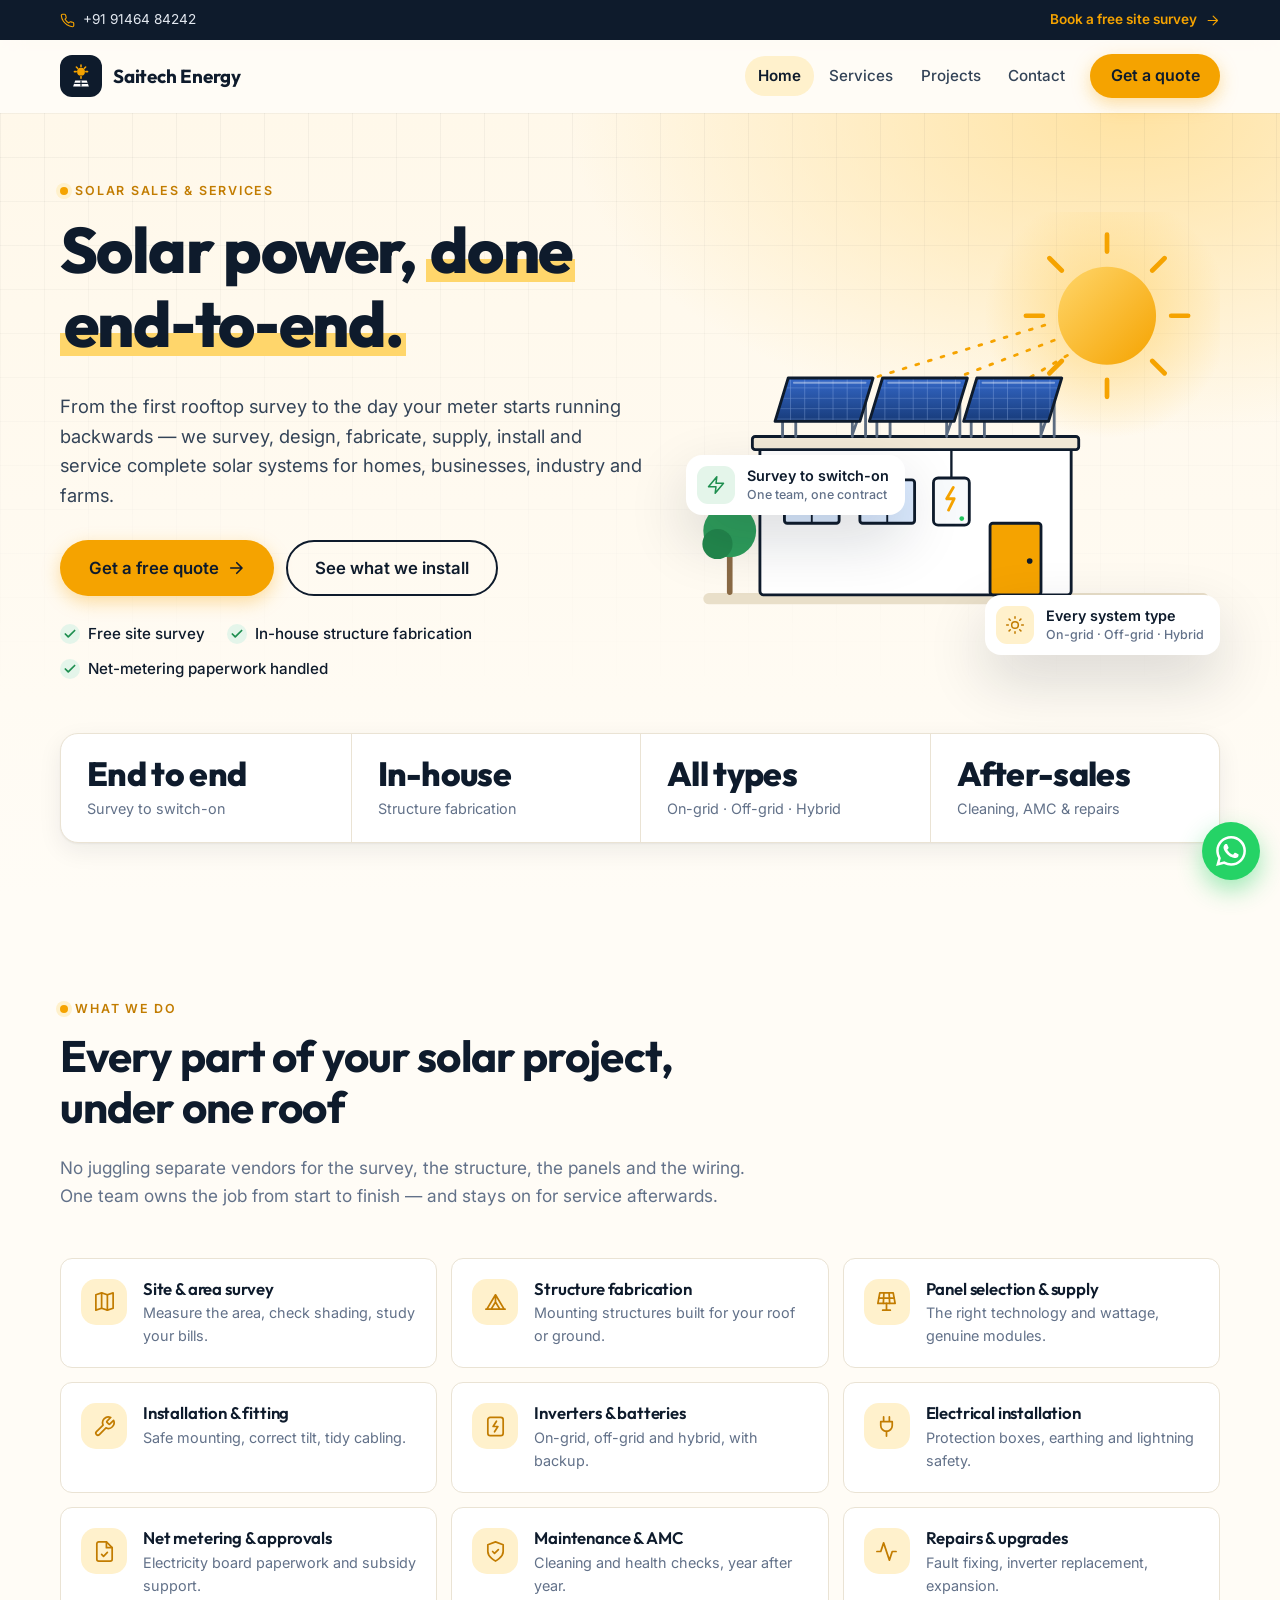
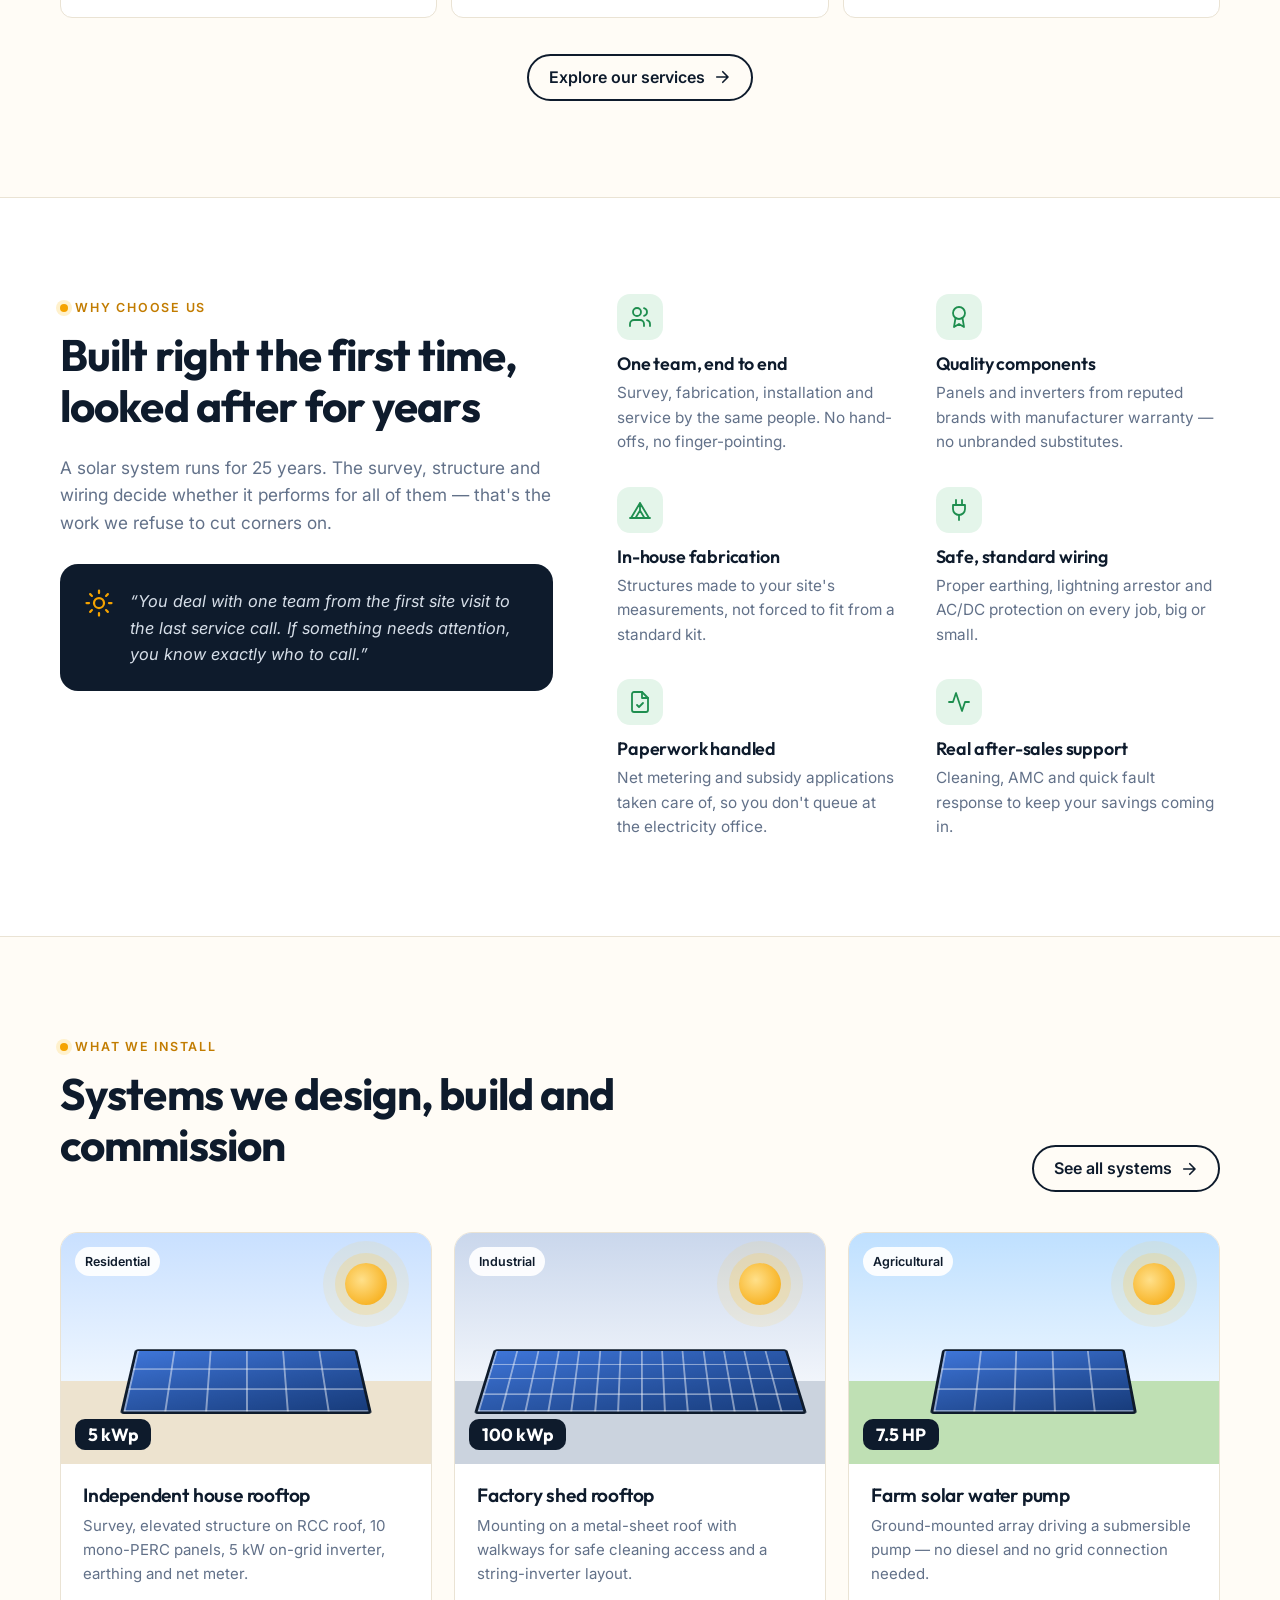
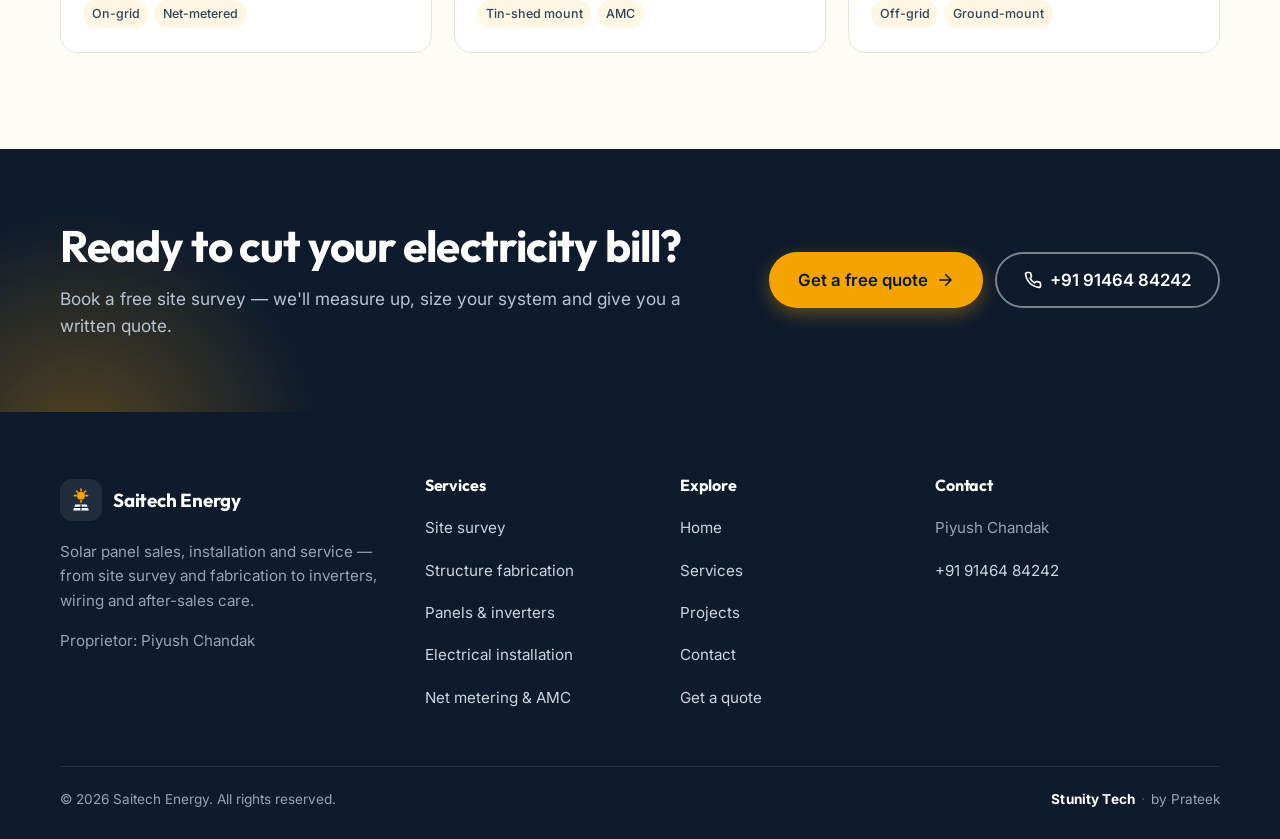
<file: index.html>
<!DOCTYPE html>
<html lang="en">
<head>
  <meta charset="utf-8">
  <meta name="viewport" content="width=device-width, initial-scale=1">
  <title>Saitech Energy — Solar Panel Sales, Installation &amp; Service</title>
  <meta name="description" content="End-to-end solar for homes, businesses, industry and farms: site survey, structure fabrication, panel selection, installation, inverters, electrical work, net metering and after-sales service. Get a free quote.">
  <meta name="theme-color" content="#0E1B2C">
  <meta property="og:type" content="website">
  <meta property="og:title" content="Solar Panel Sales, Installation &amp; Service">
  <meta property="og:description" content="Site survey, fabrication, panels, inverters, wiring and net metering — one team from survey to switch-on. Get a free quote.">
  <link rel="icon" href="assets/favicon.svg" type="image/svg+xml">
  <link rel="preconnect" href="https://fonts.googleapis.com">
  <link rel="preconnect" href="https://fonts.gstatic.com" crossorigin>
  <link href="https://fonts.googleapis.com/css2?family=Inter:wght@400;500;600&family=Outfit:wght@500;600;700;800&display=swap" rel="stylesheet">
  <link rel="stylesheet" href="css/styles.css">
  <script>document.documentElement.className += ' js';</script>
  <script src="js/config.js"></script>
  <script src="js/main.js" defer></script>
</head>
<body data-page="home">
<script src="js/layout.js"></script>

<main id="main">

  <!-- HERO -->
  <section class="hero">
    <div class="container hero-grid">
      <div class="hero-copy">
        <p class="eyebrow"><span class="dot"></span>Solar sales &amp; services</p>
        <h1>Solar power, <span class="hl">done end&#8209;to&#8209;end.</span></h1>
        <p class="lead">From the first rooftop survey to the day your meter starts running backwards — we survey, design, fabricate, supply, install and service complete solar systems for homes, businesses, industry and farms.</p>
        <div class="hero-actions">
          <a href="quote.html" class="btn btn-sun btn-lg">Get a free quote <svg class="icon"><use href="#i-arrow"/></svg></a>
          <a href="projects.html" class="btn btn-ghost btn-lg">See what we install</a>
        </div>
        <ul class="hero-points">
          <li><svg class="icon"><use href="#i-check"/></svg>Free site survey</li>
          <li><svg class="icon"><use href="#i-check"/></svg>In-house structure fabrication</li>
          <li><svg class="icon"><use href="#i-check"/></svg>Net-metering paperwork handled</li>
        </ul>
      </div>

      <div class="hero-art">
        <svg class="scene" viewBox="0 0 560 460" role="img" aria-labelledby="scene-title">
          <title id="scene-title">A building with solar panels on a fabricated rooftop structure, wired to an inverter</title>
          <defs>
            <linearGradient id="g-sun" x1="0" y1="0" x2="1" y2="1"><stop offset="0" stop-color="#FFD66B"/><stop offset="1" stop-color="#F5A300"/></linearGradient>
            <radialGradient id="g-glow"><stop offset="0" stop-color="#FFC94D" stop-opacity=".55"/><stop offset="1" stop-color="#FFC94D" stop-opacity="0"/></radialGradient>
            <linearGradient id="g-panel" x1="0" y1="0" x2="0" y2="1"><stop offset="0" stop-color="#3569C9"/><stop offset="1" stop-color="#173B7A"/></linearGradient>
            <pattern id="p-cells" width="15" height="11" patternUnits="userSpaceOnUse"><path d="M15 0V11M0 11H15" stroke="#A9C6F5" stroke-opacity=".5" stroke-width="1.2" fill="none"/></pattern>
            <g id="array">
              <path d="M96 222V238M170 222V238M110 180V238M184 180V238M170 236 184 196" stroke="#5B6B80" stroke-width="3" stroke-linecap="round"/>
              <polygon points="88,222 178,222 192,176 102,176" fill="url(#g-panel)"/>
              <polygon points="88,222 178,222 192,176 102,176" fill="url(#p-cells)"/>
              <polygon points="88,222 178,222 192,176 102,176" fill="none" stroke="#0E1B2C" stroke-width="3" stroke-linejoin="round"/>
              <path d="M108 181H184" stroke="#FFFFFF" stroke-opacity=".4" stroke-width="2" stroke-linecap="round"/>
            </g>
          </defs>

          <circle cx="440" cy="110" r="130" fill="url(#g-glow)"/>
          <g class="rays" stroke="#F5A300" stroke-width="5" stroke-linecap="round">
            <path d="M508 110h18M488 158l13 13M440 178v18M392 158l-13 13M372 110h-18M392 62l-13-13M440 42V24M488 62l13-13"/>
          </g>
          <circle cx="440" cy="110" r="52" fill="url(#g-sun)"/>
          <g class="beams" stroke="#F5A300" stroke-width="3" stroke-linecap="round" fill="none">
            <path d="M398 152 330 192"/><path d="M384 136 238 192"/><path d="M374 120 140 192"/>
          </g>

          <rect x="12" y="404" width="536" height="12" rx="6" fill="#E9DFC9"/>
          <rect x="37" y="350" width="6" height="56" rx="3" fill="#8A6A45"/>
          <circle cx="40" cy="338" r="28" fill="#2E9E5B"/>
          <circle cx="27" cy="352" r="16" fill="#23884C"/>

          <rect x="72" y="248" width="330" height="158" rx="4" fill="#FFFFFF" stroke="#0E1B2C" stroke-width="3"/>
          <rect x="64" y="238" width="346" height="14" rx="3" fill="#F1E8D6" stroke="#0E1B2C" stroke-width="3"/>
          <g stroke="#0E1B2C" stroke-width="3">
            <rect x="98" y="284" width="58" height="46" rx="3" fill="#DCEBFF"/>
            <rect x="178" y="284" width="58" height="46" rx="3" fill="#DCEBFF"/>
            <rect x="316" y="330" width="54" height="76" rx="3" fill="#F5A300"/>
          </g>
          <path d="M127 284v46M207 284v46" stroke="#0E1B2C" stroke-width="2"/>
          <circle cx="358" cy="370" r="3" fill="#0E1B2C"/>

          <path d="M275 252v30" stroke="#0E1B2C" stroke-width="2.5"/>
          <rect x="256" y="282" width="38" height="50" rx="5" fill="#F8FAFC" stroke="#0E1B2C" stroke-width="3"/>
          <path d="M277 292l-7 12h8l-6 12" stroke="#F5A300" stroke-width="3" fill="none" stroke-linecap="round" stroke-linejoin="round"/>
          <circle class="led" cx="286" cy="325" r="2.5" fill="#22C55E"/>

          <use href="#array"/>
          <use href="#array" x="100"/>
          <use href="#array" x="200"/>
        </svg>

        <div class="badge badge-1">
          <span class="b-icon"><svg class="icon"><use href="#i-bolt"/></svg></span>
          <span>Survey to switch-on<small>One team, one contract</small></span>
        </div>
        <div class="badge badge-2">
          <span class="b-icon b-icon-sun"><svg class="icon"><use href="#i-sun"/></svg></span>
          <span>Every system type<small>On-grid · Off-grid · Hybrid</small></span>
        </div>
      </div>
    </div>

    <div class="container">
      <!-- EDIT: swap these for real figures once you have them, e.g.
           <div class="stat"><dt>Sites installed</dt><dd>150+</dd></div> -->
      <dl class="stats">
        <div class="stat"><dt>Survey to switch-on</dt><dd>End to end</dd></div>
        <div class="stat"><dt>Structure fabrication</dt><dd>In-house</dd></div>
        <div class="stat"><dt>On-grid · Off-grid · Hybrid</dt><dd>All types</dd></div>
        <div class="stat"><dt>Cleaning, AMC &amp; repairs</dt><dd>After-sales</dd></div>
      </dl>
    </div>
  </section>

  <!-- SERVICES OVERVIEW -->
  <section class="section">
    <div class="container">
      <div class="section-head reveal">
        <p class="eyebrow"><span class="dot"></span>What we do</p>
        <h2>Every part of your solar project, under one roof</h2>
        <p>No juggling separate vendors for the survey, the structure, the panels and the wiring. One team owns the job from start to finish — and stays on for service afterwards.</p>
      </div>

      <div class="svc-grid">
        <a class="svc-tile reveal" href="services.html#survey"><span class="service-icon"><svg class="icon"><use href="#i-map"/></svg></span><span><h3>Site &amp; area survey</h3><p>Measure the area, check shading, study your bills.</p></span></a>
        <a class="svc-tile reveal" href="services.html#fabrication"><span class="service-icon"><svg class="icon"><use href="#i-truss"/></svg></span><span><h3>Structure fabrication</h3><p>Mounting structures built for your roof or ground.</p></span></a>
        <a class="svc-tile reveal" href="services.html#panels"><span class="service-icon"><svg class="icon"><use href="#i-panel"/></svg></span><span><h3>Panel selection &amp; supply</h3><p>The right technology and wattage, genuine modules.</p></span></a>
        <a class="svc-tile reveal" href="services.html#installation"><span class="service-icon"><svg class="icon"><use href="#i-wrench"/></svg></span><span><h3>Installation &amp; fitting</h3><p>Safe mounting, correct tilt, tidy cabling.</p></span></a>
        <a class="svc-tile reveal" href="services.html#inverters"><span class="service-icon"><svg class="icon"><use href="#i-inverter"/></svg></span><span><h3>Inverters &amp; batteries</h3><p>On-grid, off-grid and hybrid, with backup.</p></span></a>
        <a class="svc-tile reveal" href="services.html#electrical"><span class="service-icon"><svg class="icon"><use href="#i-plug"/></svg></span><span><h3>Electrical installation</h3><p>Protection boxes, earthing and lightning safety.</p></span></a>
        <a class="svc-tile reveal" href="services.html#net-metering"><span class="service-icon"><svg class="icon"><use href="#i-doc"/></svg></span><span><h3>Net metering &amp; approvals</h3><p>Electricity board paperwork and subsidy support.</p></span></a>
        <a class="svc-tile reveal" href="services.html#maintenance"><span class="service-icon"><svg class="icon"><use href="#i-shield"/></svg></span><span><h3>Maintenance &amp; AMC</h3><p>Cleaning and health checks, year after year.</p></span></a>
        <a class="svc-tile reveal" href="services.html#repairs"><span class="service-icon"><svg class="icon"><use href="#i-pulse"/></svg></span><span><h3>Repairs &amp; upgrades</h3><p>Fault fixing, inverter replacement, expansion.</p></span></a>
      </div>

      <div class="section-foot reveal">
        <a href="services.html" class="btn btn-ghost">Explore our services <svg class="icon"><use href="#i-arrow"/></svg></a>
      </div>
    </div>
  </section>

  <!-- WHY US -->
  <section class="section section-alt">
    <div class="container why">
      <div class="why-intro reveal">
        <p class="eyebrow"><span class="dot"></span>Why choose us</p>
        <h2>Built right the first time, looked after for years</h2>
        <p>A solar system runs for 25 years. The survey, structure and wiring decide whether it performs for all of them — that's the work we refuse to cut corners on.</p>
        <div class="promise">
          <svg class="icon"><use href="#i-sun"/></svg>
          <p>“You deal with one team from the first site visit to the last service call. If something needs attention, you know exactly who to call.”</p>
        </div>
      </div>
      <div class="why-list">
        <div class="why-item reveal"><span class="why-icon"><svg class="icon"><use href="#i-users"/></svg></span><h3>One team, end to end</h3><p>Survey, fabrication, installation and service by the same people. No hand-offs, no finger-pointing.</p></div>
        <div class="why-item reveal"><span class="why-icon"><svg class="icon"><use href="#i-award"/></svg></span><h3>Quality components</h3><p>Panels and inverters from reputed brands with manufacturer warranty — no unbranded substitutes.</p></div>
        <div class="why-item reveal"><span class="why-icon"><svg class="icon"><use href="#i-truss"/></svg></span><h3>In-house fabrication</h3><p>Structures made to your site's measurements, not forced to fit from a standard kit.</p></div>
        <div class="why-item reveal"><span class="why-icon"><svg class="icon"><use href="#i-plug"/></svg></span><h3>Safe, standard wiring</h3><p>Proper earthing, lightning arrestor and AC/DC protection on every job, big or small.</p></div>
        <div class="why-item reveal"><span class="why-icon"><svg class="icon"><use href="#i-doc"/></svg></span><h3>Paperwork handled</h3><p>Net metering and subsidy applications taken care of, so you don't queue at the electricity office.</p></div>
        <div class="why-item reveal"><span class="why-icon"><svg class="icon"><use href="#i-pulse"/></svg></span><h3>Real after-sales support</h3><p>Cleaning, AMC and quick fault response to keep your savings coming in.</p></div>
      </div>
    </div>
  </section>

  <!-- FEATURED PROJECTS -->
  <section class="section">
    <div class="container">
      <div class="head-row">
        <div class="section-head reveal">
          <p class="eyebrow"><span class="dot"></span>What we install</p>
          <h2>Systems we design, build and commission</h2>
        </div>
        <a href="projects.html" class="btn btn-ghost reveal">See all systems <svg class="icon"><use href="#i-arrow"/></svg></a>
      </div>

      <!-- EDIT: these describe typical systems, not specific past jobs. Replace with three
           of your own installations once you have the details and photos. -->
      <div class="projects-grid">
        <article class="project reveal">
          <div class="project-media"><div class="pm-art pm-res"></div><span class="project-tag">Residential</span><span class="project-cap">5 kWp</span></div>
          <div class="project-body">
            <h3>Independent house rooftop</h3>
            <p>Survey, elevated structure on RCC roof, 10 mono-PERC panels, 5 kW on-grid inverter, earthing and net meter.</p>
            <div class="project-meta"><span class="chip">On-grid</span><span class="chip">Net-metered</span></div>
          </div>
        </article>
        <article class="project reveal">
          <div class="project-media"><div class="pm-art pm-ind"></div><span class="project-tag">Industrial</span><span class="project-cap">100 kWp</span></div>
          <div class="project-body">
            <h3>Factory shed rooftop</h3>
            <p>Mounting on a metal-sheet roof with walkways for safe cleaning access and a string-inverter layout.</p>
            <div class="project-meta"><span class="chip">Tin-shed mount</span><span class="chip">AMC</span></div>
          </div>
        </article>
        <article class="project reveal">
          <div class="project-media"><div class="pm-art pm-agri"></div><span class="project-tag">Agricultural</span><span class="project-cap">7.5 HP</span></div>
          <div class="project-body">
            <h3>Farm solar water pump</h3>
            <p>Ground-mounted array driving a submersible pump — no diesel and no grid connection needed.</p>
            <div class="project-meta"><span class="chip">Off-grid</span><span class="chip">Ground-mount</span></div>
          </div>
        </article>
      </div>
    </div>
  </section>

  <!-- CTA -->
  <section class="cta-band">
    <div class="container cta-inner reveal">
      <div>
        <h2>Ready to cut your electricity bill?</h2>
        <p>Book a free site survey — we'll measure up, size your system and give you a written quote.</p>
      </div>
      <div class="cta-actions">
        <a href="quote.html" class="btn btn-sun btn-lg">Get a free quote <svg class="icon"><use href="#i-arrow"/></svg></a>
        <a href="contact.html" data-href="tel" class="btn btn-ghost-light btn-lg"><svg class="icon"><use href="#i-phone"/></svg><span data-text="phone">+91 91464 84242</span></a>
      </div>
    </div>
  </section>

</main>

<script>SiteLayout.renderFooter();</script>
</body>
</html>
</file>
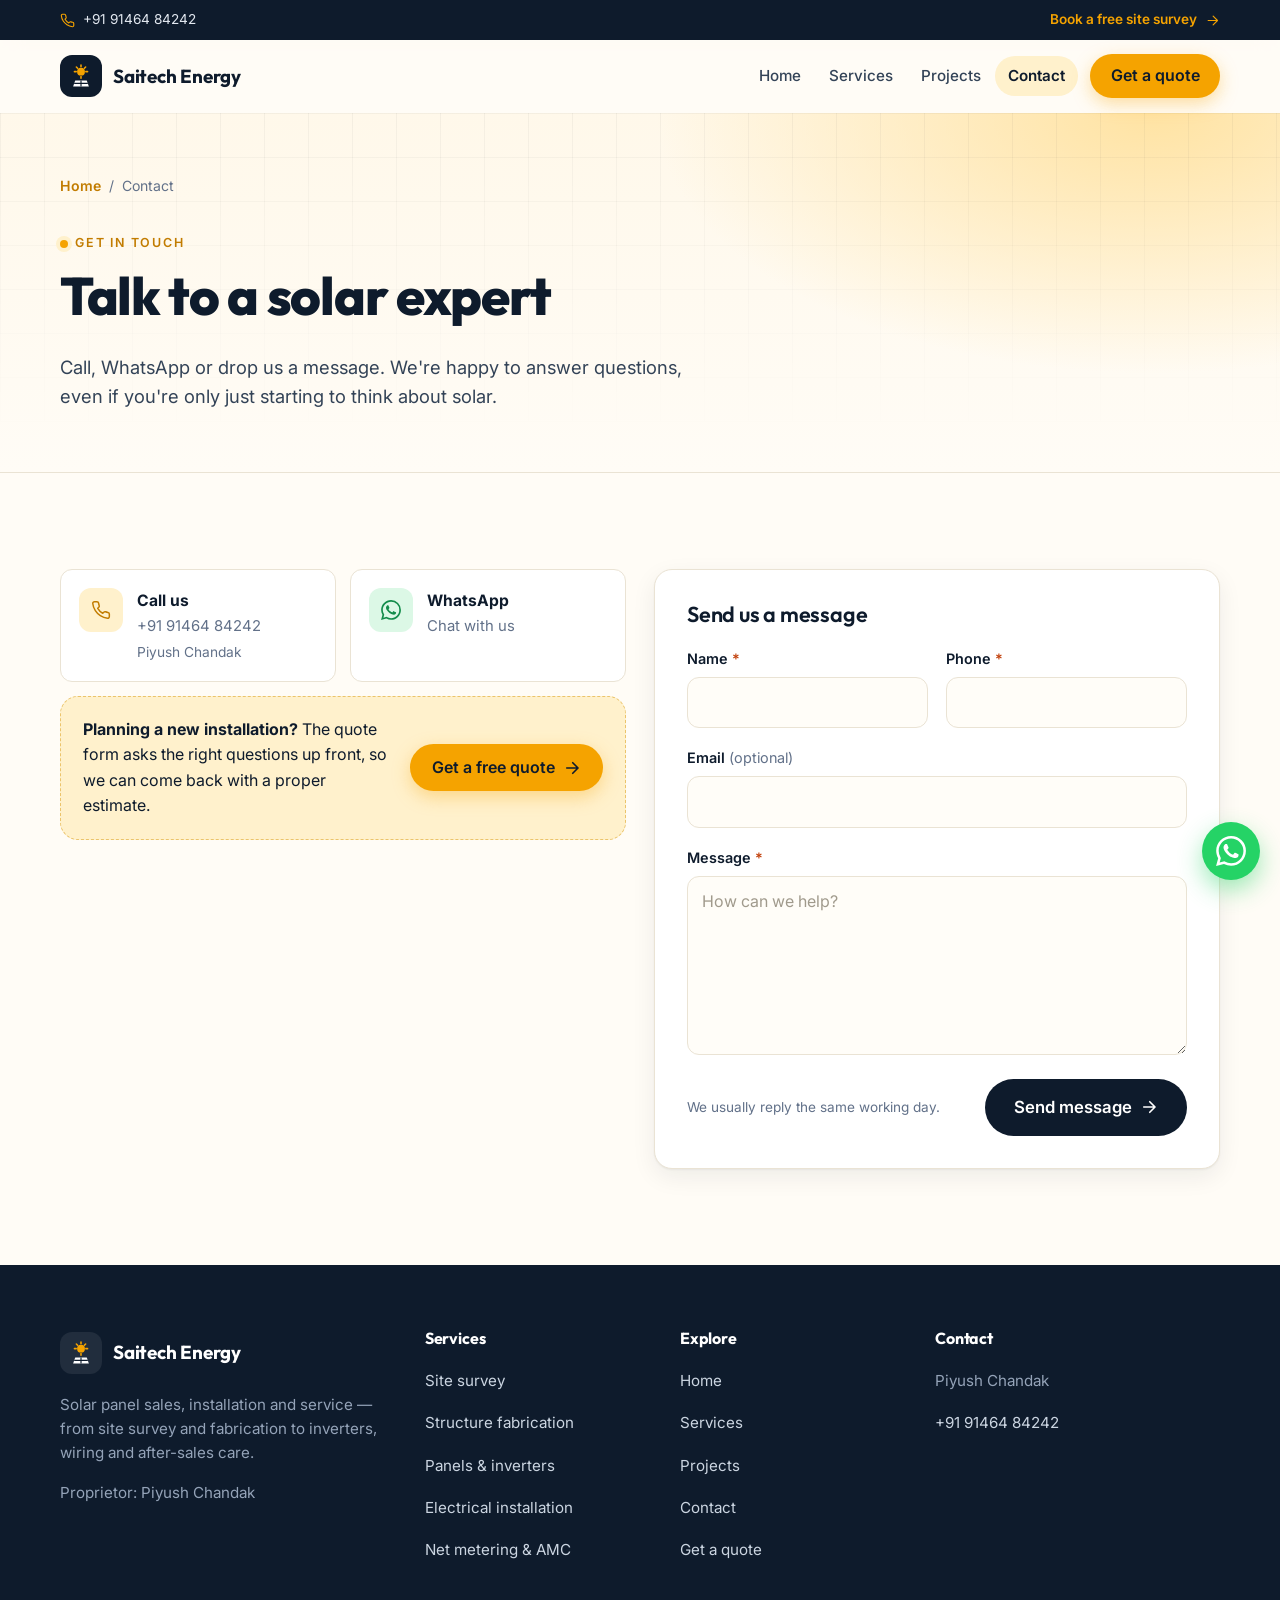
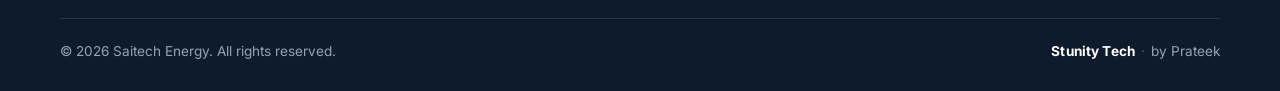
<file: contact.html>
<!DOCTYPE html>
<html lang="en">
<head>
  <meta charset="utf-8">
  <meta name="viewport" content="width=device-width, initial-scale=1">
  <title>Contact — Saitech Energy</title>
  <meta name="description" content="Call, WhatsApp, email or visit us. Talk to a solar expert about panels, inverters, installation, net metering and service.">
  <meta name="theme-color" content="#0E1B2C">
  <link rel="icon" href="assets/favicon.svg" type="image/svg+xml">
  <link rel="preconnect" href="https://fonts.googleapis.com">
  <link rel="preconnect" href="https://fonts.gstatic.com" crossorigin>
  <link href="https://fonts.googleapis.com/css2?family=Inter:wght@400;500;600&family=Outfit:wght@500;600;700;800&display=swap" rel="stylesheet">
  <link rel="stylesheet" href="css/styles.css">
  <script>document.documentElement.className += ' js';</script>
  <script src="js/config.js"></script>
  <script src="js/main.js" defer></script>
</head>
<body data-page="contact">
<script src="js/layout.js"></script>

<main id="main">

  <section class="page-hero">
    <div class="container">
      <nav class="crumbs" aria-label="Breadcrumb"><a href="index.html">Home</a><span aria-hidden="true">/</span><span aria-current="page">Contact</span></nav>
      <p class="eyebrow"><span class="dot"></span>Get in touch</p>
      <h1>Talk to a solar expert</h1>
      <p class="lead">Call, WhatsApp or drop us a message. We're happy to answer questions, even if you're only just starting to think about solar.</p>
    </div>
  </section>

  <section class="section">
    <div class="container">
      <div class="contact-grid">
        <div class="contact-info reveal">
          <div class="contact-cards">
            <a class="contact-card" data-href="tel" href="#main">
              <span class="ci"><svg class="icon"><use href="#i-phone"/></svg></span>
              <span><strong>Call us</strong><span data-text="phone">+91 91464 84242</span><span class="contact-owner" data-optional><span data-text="owner"></span></span></span>
            </a>
            <a class="contact-card" data-href="whatsapp" href="#main">
              <span class="ci ci-wa"><svg class="icon"><use href="#i-whatsapp"/></svg></span>
              <span><strong>WhatsApp</strong><span>Chat with us</span></span>
            </a>
            <a class="contact-card" data-href="mailto" data-optional href="#main">
              <span class="ci"><svg class="icon"><use href="#i-mail"/></svg></span>
              <span><strong>Email</strong><span data-text="email"></span></span>
            </a>
            <div class="contact-card" data-optional>
              <span class="ci"><svg class="icon"><use href="#i-clock"/></svg></span>
              <span><strong>Working hours</strong><span data-text="hours"></span></span>
            </div>
            <div class="contact-card wide" data-optional>
              <span class="ci"><svg class="icon"><use href="#i-pin"/></svg></span>
              <span><strong>Office</strong><span data-text="address"></span></span>
            </div>
          </div>
          <div class="map" hidden>
            <iframe title="Office location on Google Maps" loading="lazy" referrerpolicy="no-referrer-when-downgrade"></iframe>
          </div>
          <div class="contact-quote">
            <p><strong>Planning a new installation?</strong> The quote form asks the right questions up front, so we can come back with a proper estimate.</p>
            <a href="quote.html" class="btn btn-sun">Get a free quote <svg class="icon"><use href="#i-arrow"/></svg></a>
          </div>
        </div>

        <div class="form-card reveal">
          <h3>Send us a message</h3>
          <form id="contact-form" data-lead-form data-form-name="Website enquiry" autocomplete="on">
            <div class="form-grid">
              <div class="field">
                <label for="c-name">Name <span class="req">*</span></label>
                <input id="c-name" name="name" data-label="Name" required autocomplete="name">
              </div>
              <div class="field">
                <label for="c-phone">Phone <span class="req">*</span></label>
                <input id="c-phone" name="phone" data-label="Phone" type="tel" required autocomplete="tel" pattern="[0-9+\-\s()]{10,16}" title="Enter a 10-digit mobile number">
              </div>
              <div class="field full">
                <label for="c-email">Email <span class="opt">(optional)</span></label>
                <input id="c-email" name="email" data-label="Email" type="email" autocomplete="email">
              </div>
              <div class="field full">
                <label for="c-msg">Message <span class="req">*</span></label>
                <textarea id="c-msg" name="message" data-label="Message" rows="6" required placeholder="How can we help?"></textarea>
              </div>
              <input type="text" name="_gotcha" class="hp" tabindex="-1" autocomplete="off" aria-hidden="true">
            </div>
            <div class="form-foot">
              <p class="form-privacy">We usually reply the same working day.</p>
              <button type="submit" class="btn btn-dark btn-lg">Send message <svg class="icon"><use href="#i-arrow"/></svg></button>
            </div>
            <div class="form-status" role="status" aria-live="polite" hidden></div>
          </form>
        </div>
      </div>
    </div>
  </section>

</main>

<script>SiteLayout.renderFooter();</script>
</body>
</html>
</file>
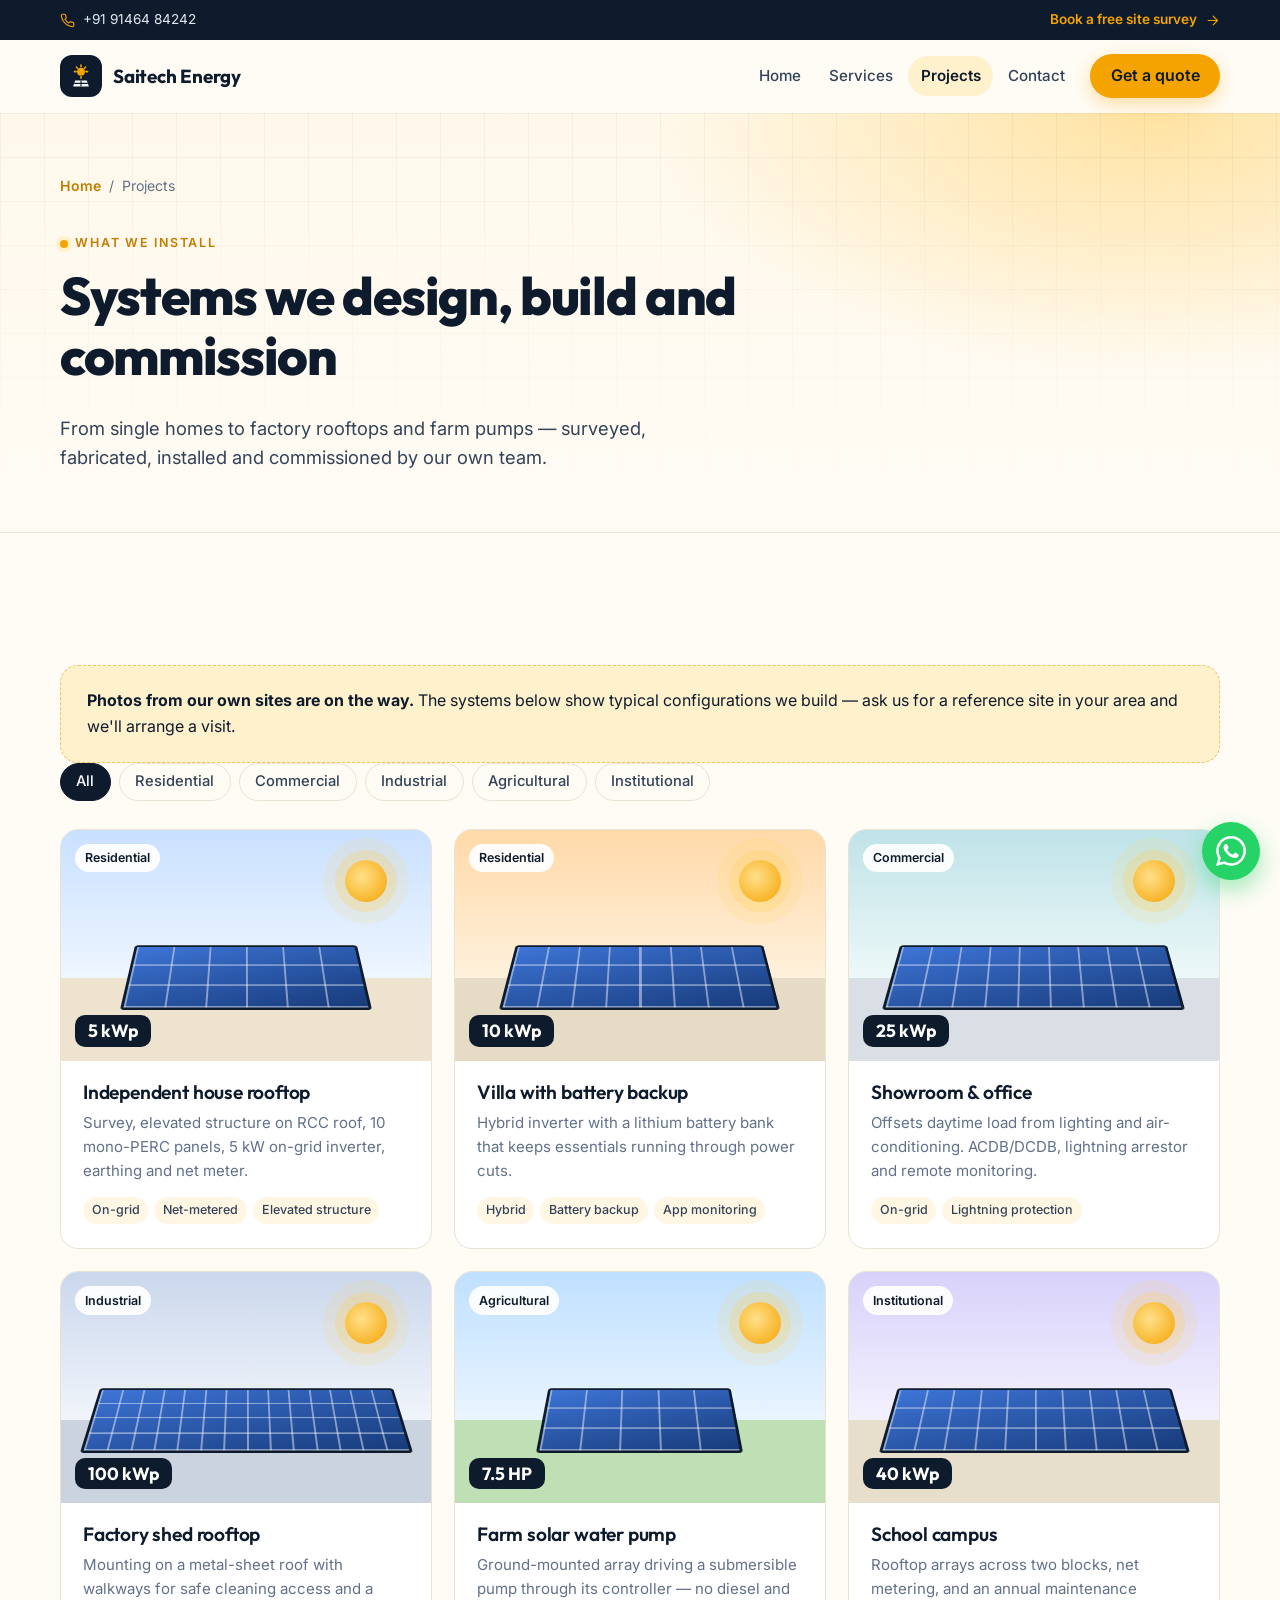
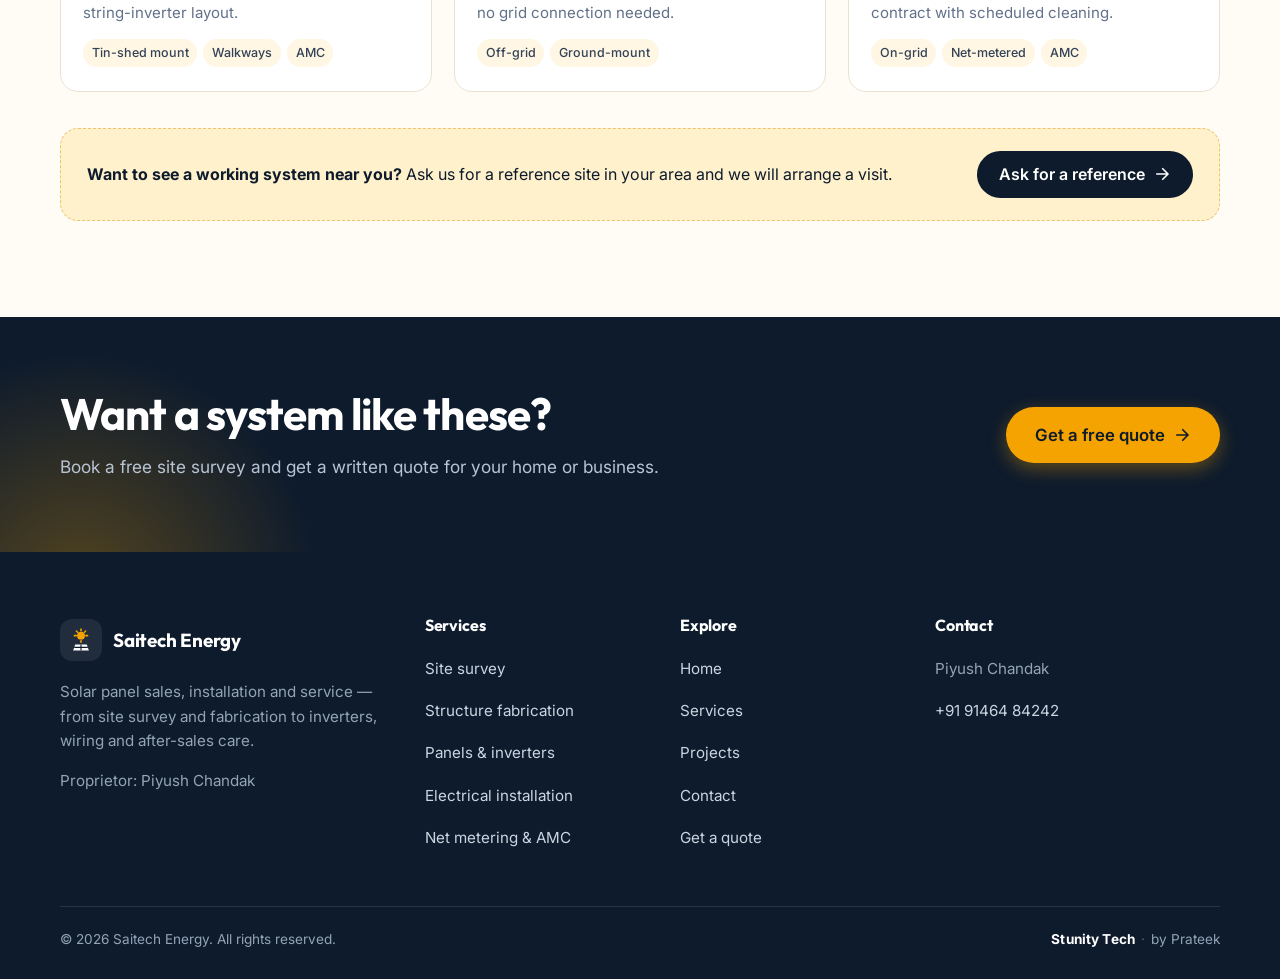
<file: projects.html>
<!DOCTYPE html>
<html lang="en">
<head>
  <meta charset="utf-8">
  <meta name="viewport" content="width=device-width, initial-scale=1">
  <title>Projects — Saitech Energy</title>
  <meta name="description" content="Solar systems we design, build and commission: residential rooftops, commercial and industrial installations, farm solar pumps and institutional projects.">
  <meta name="theme-color" content="#0E1B2C">
  <link rel="icon" href="assets/favicon.svg" type="image/svg+xml">
  <link rel="preconnect" href="https://fonts.googleapis.com">
  <link rel="preconnect" href="https://fonts.gstatic.com" crossorigin>
  <link href="https://fonts.googleapis.com/css2?family=Inter:wght@400;500;600&family=Outfit:wght@500;600;700;800&display=swap" rel="stylesheet">
  <link rel="stylesheet" href="css/styles.css">
  <script>document.documentElement.className += ' js';</script>
  <script src="js/config.js"></script>
  <script src="js/main.js" defer></script>
</head>
<body data-page="projects">
<script src="js/layout.js"></script>

<main id="main">

  <section class="page-hero">
    <div class="container">
      <nav class="crumbs" aria-label="Breadcrumb"><a href="index.html">Home</a><span aria-hidden="true">/</span><span aria-current="page">Projects</span></nav>
      <p class="eyebrow"><span class="dot"></span>What we install</p>
      <h1>Systems we design, build and commission</h1>
      <p class="lead">From single homes to factory rooftops and farm pumps — surveyed, fabricated, installed and commissioned by our own team.</p>
    </div>
  </section>

  <section class="section">
    <div class="container">
      <div class="projects-cta reveal">
        <p><strong>Photos from our own sites are on the way.</strong> The systems below show typical configurations we build — ask us for a reference site in your area and we'll arrange a visit.</p>
      </div>

      <div class="filters" role="group" aria-label="Filter projects">
        <button type="button" class="filter" data-filter="all" aria-pressed="true">All</button>
        <button type="button" class="filter" data-filter="residential" aria-pressed="false">Residential</button>
        <button type="button" class="filter" data-filter="commercial" aria-pressed="false">Commercial</button>
        <button type="button" class="filter" data-filter="industrial" aria-pressed="false">Industrial</button>
        <button type="button" class="filter" data-filter="agricultural" aria-pressed="false">Agricultural</button>
        <button type="button" class="filter" data-filter="institutional" aria-pressed="false">Institutional</button>
      </div>

      <!--
        EDIT: these cards describe typical systems, NOT specific jobs already done.
        Replace them with your real installations (and delete the note above once you do).
        To show a photo, replace the <div class="pm-art ..."></div> line with:
          <img src="assets/projects/your-photo.jpg" alt="5 kW rooftop system at ..." loading="lazy">
        data-type must be one of: residential, commercial, industrial, agricultural, institutional.
      -->
      <div class="projects-grid">
        <article class="project reveal" data-type="residential">
          <div class="project-media"><div class="pm-art pm-res"></div><span class="project-tag">Residential</span><span class="project-cap">5 kWp</span></div>
          <div class="project-body">
            <h3>Independent house rooftop</h3>
            <p>Survey, elevated structure on RCC roof, 10 mono-PERC panels, 5 kW on-grid inverter, earthing and net meter.</p>
            <div class="project-meta"><span class="chip">On-grid</span><span class="chip">Net-metered</span><span class="chip">Elevated structure</span></div>
          </div>
        </article>
        <article class="project reveal" data-type="residential">
          <div class="project-media"><div class="pm-art pm-hyb"></div><span class="project-tag">Residential</span><span class="project-cap">10 kWp</span></div>
          <div class="project-body">
            <h3>Villa with battery backup</h3>
            <p>Hybrid inverter with a lithium battery bank that keeps essentials running through power cuts.</p>
            <div class="project-meta"><span class="chip">Hybrid</span><span class="chip">Battery backup</span><span class="chip">App monitoring</span></div>
          </div>
        </article>
        <article class="project reveal" data-type="commercial">
          <div class="project-media"><div class="pm-art pm-com"></div><span class="project-tag">Commercial</span><span class="project-cap">25 kWp</span></div>
          <div class="project-body">
            <h3>Showroom &amp; office</h3>
            <p>Offsets daytime load from lighting and air-conditioning. ACDB/DCDB, lightning arrestor and remote monitoring.</p>
            <div class="project-meta"><span class="chip">On-grid</span><span class="chip">Lightning protection</span></div>
          </div>
        </article>
        <article class="project reveal" data-type="industrial">
          <div class="project-media"><div class="pm-art pm-ind"></div><span class="project-tag">Industrial</span><span class="project-cap">100 kWp</span></div>
          <div class="project-body">
            <h3>Factory shed rooftop</h3>
            <p>Mounting on a metal-sheet roof with walkways for safe cleaning access and a string-inverter layout.</p>
            <div class="project-meta"><span class="chip">Tin-shed mount</span><span class="chip">Walkways</span><span class="chip">AMC</span></div>
          </div>
        </article>
        <article class="project reveal" data-type="agricultural">
          <div class="project-media"><div class="pm-art pm-agri"></div><span class="project-tag">Agricultural</span><span class="project-cap">7.5 HP</span></div>
          <div class="project-body">
            <h3>Farm solar water pump</h3>
            <p>Ground-mounted array driving a submersible pump through its controller — no diesel and no grid connection needed.</p>
            <div class="project-meta"><span class="chip">Off-grid</span><span class="chip">Ground-mount</span></div>
          </div>
        </article>
        <article class="project reveal" data-type="institutional">
          <div class="project-media"><div class="pm-art pm-inst"></div><span class="project-tag">Institutional</span><span class="project-cap">40 kWp</span></div>
          <div class="project-body">
            <h3>School campus</h3>
            <p>Rooftop arrays across two blocks, net metering, and an annual maintenance contract with scheduled cleaning.</p>
            <div class="project-meta"><span class="chip">On-grid</span><span class="chip">Net-metered</span><span class="chip">AMC</span></div>
          </div>
        </article>
      </div>

      <div class="projects-cta reveal">
        <p><strong>Want to see a working system near you?</strong> Ask us for a reference site in your area and we will arrange a visit.</p>
        <a href="contact.html" class="btn btn-dark">Ask for a reference <svg class="icon"><use href="#i-arrow"/></svg></a>
      </div>
    </div>
  </section>

  <!-- CTA -->
  <section class="cta-band">
    <div class="container cta-inner reveal">
      <div>
        <h2>Want a system like these?</h2>
        <p>Book a free site survey and get a written quote for your home or business.</p>
      </div>
      <div class="cta-actions">
        <a href="quote.html" class="btn btn-sun btn-lg">Get a free quote <svg class="icon"><use href="#i-arrow"/></svg></a>
      </div>
    </div>
  </section>

</main>

<script>SiteLayout.renderFooter();</script>
</body>
</html>
</file>
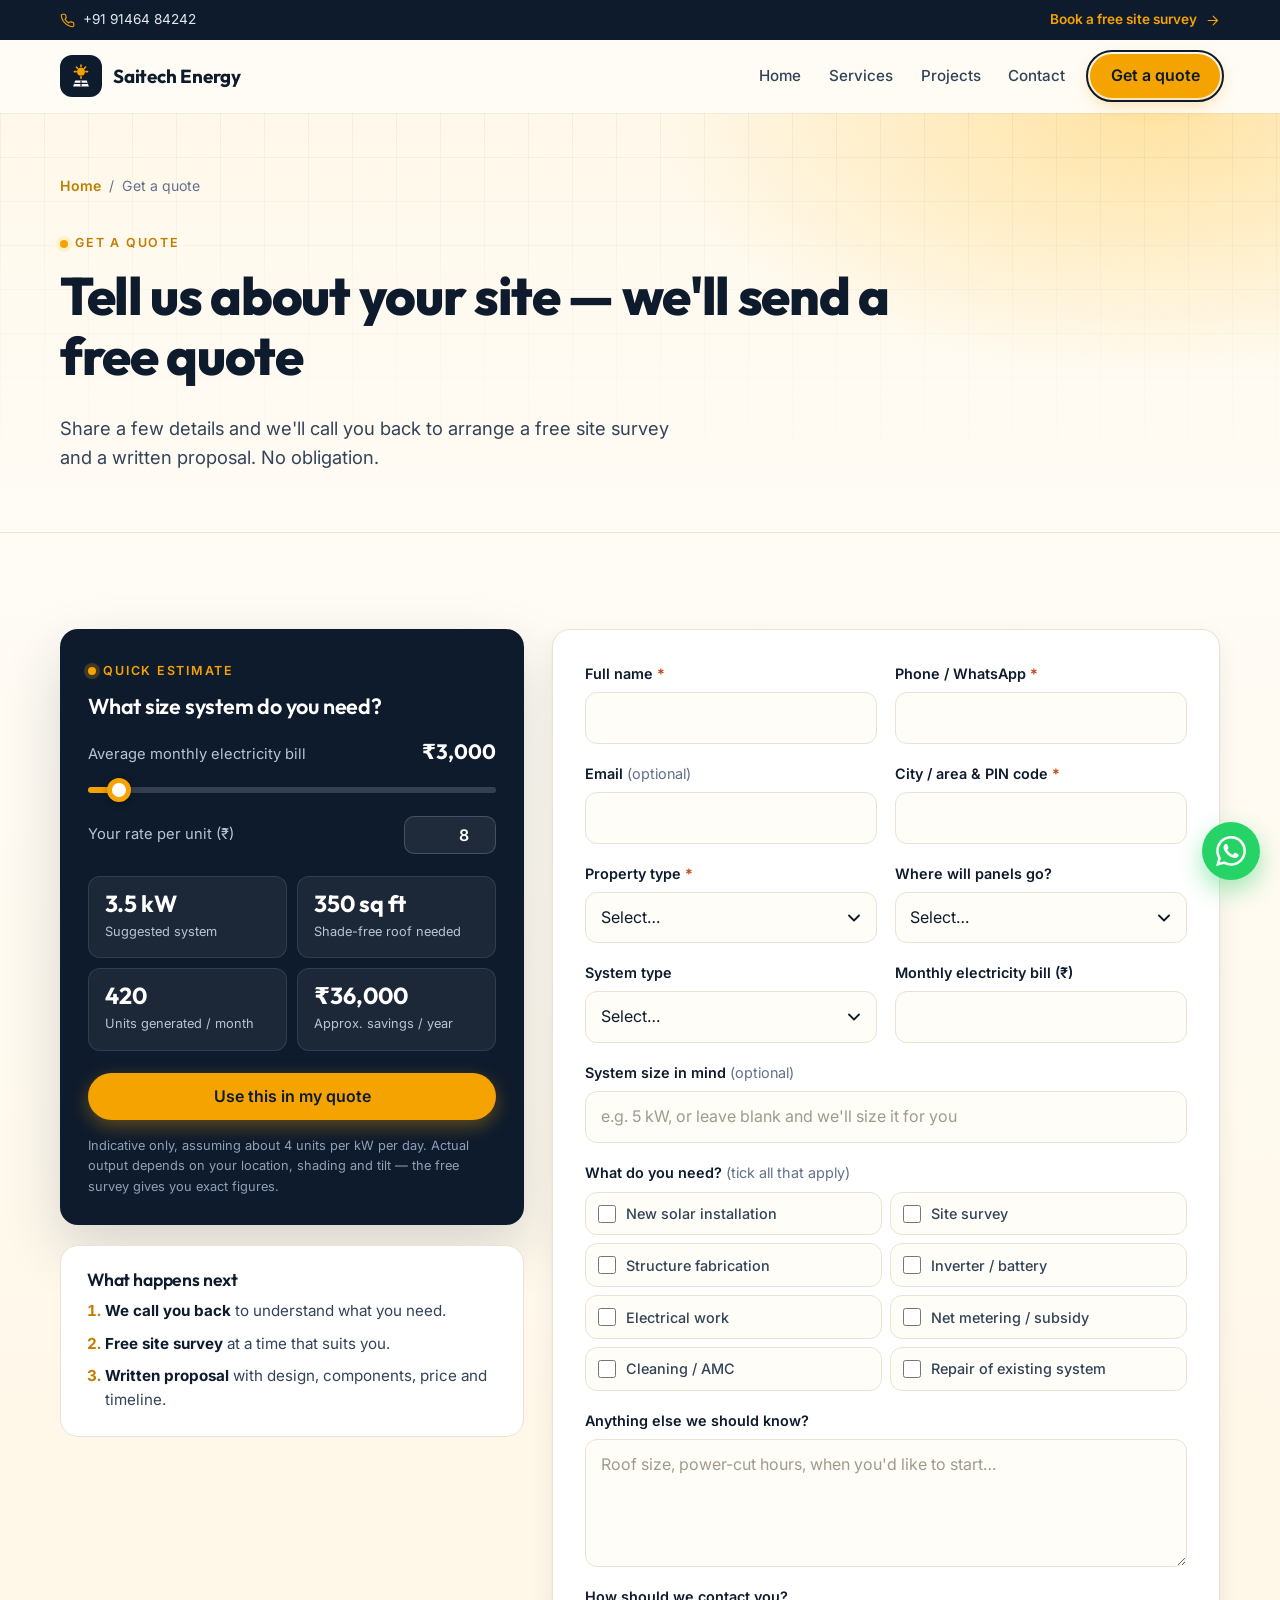
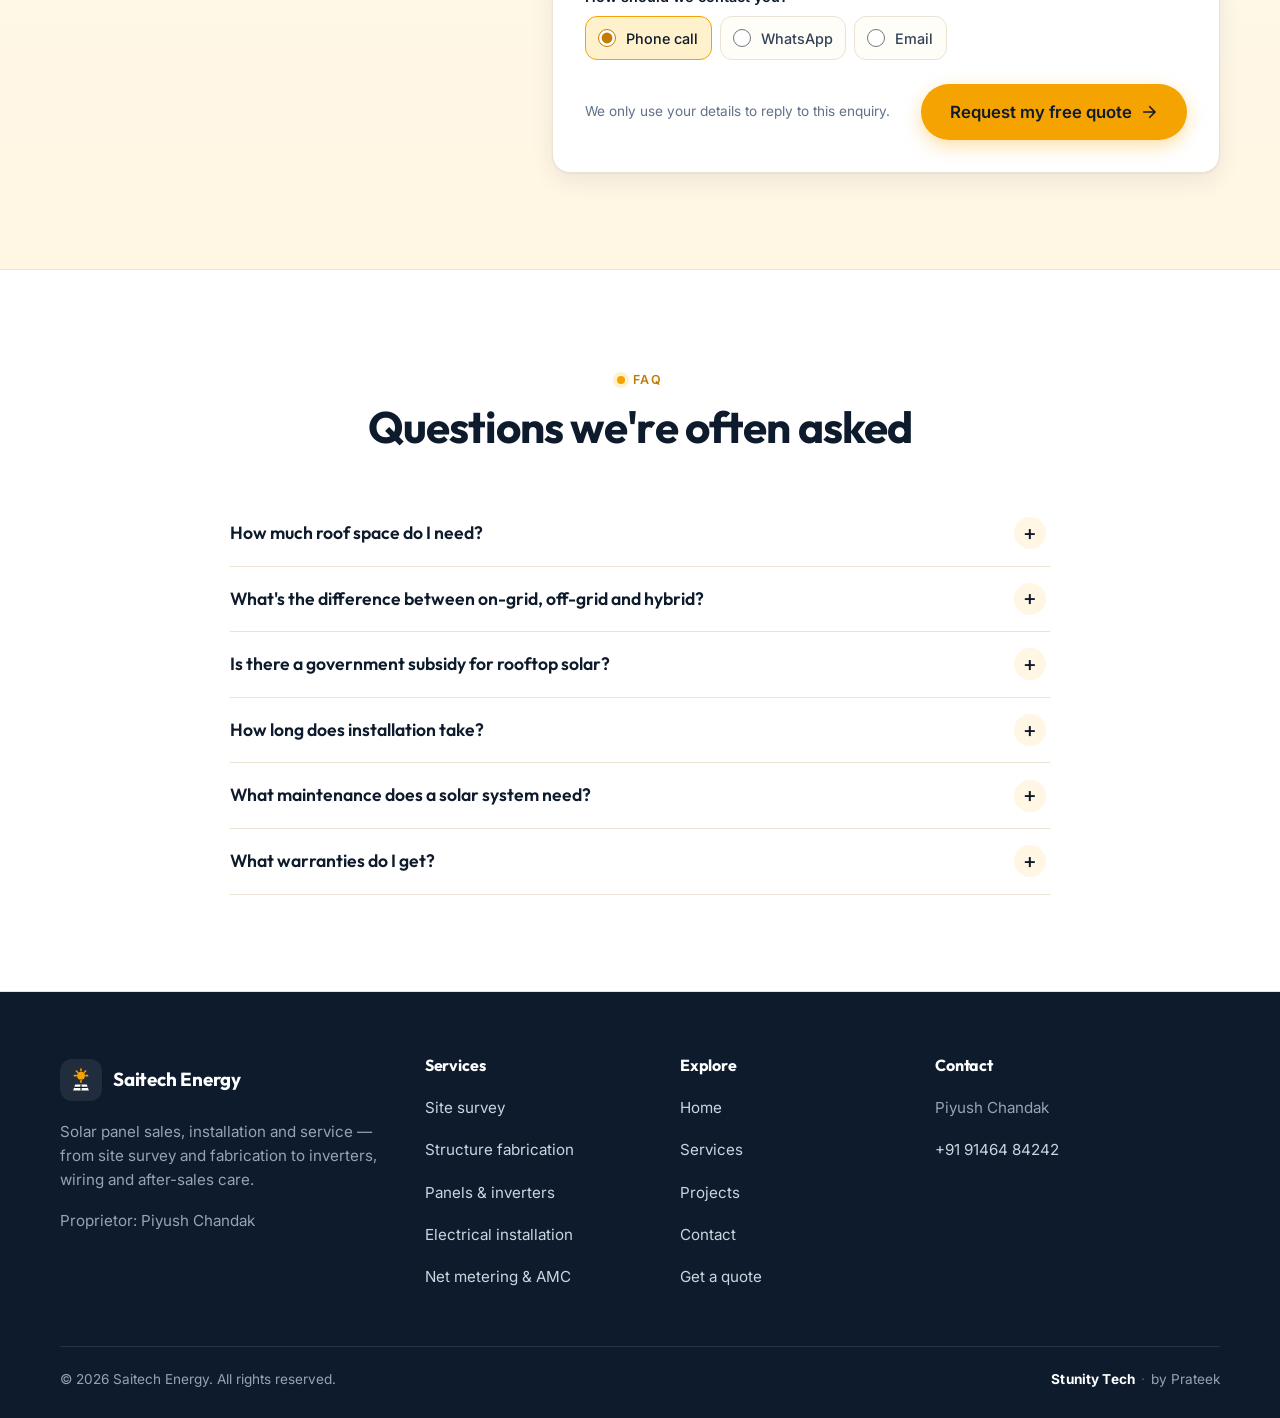
<file: quote.html>
<!DOCTYPE html>
<html lang="en">
<head>
  <meta charset="utf-8">
  <meta name="viewport" content="width=device-width, initial-scale=1">
  <title>Get a Quote — Saitech Energy</title>
  <meta name="description" content="Get a free solar quote. Estimate the system size you need from your electricity bill, then request a free site survey and written proposal.">
  <meta name="theme-color" content="#0E1B2C">
  <link rel="icon" href="assets/favicon.svg" type="image/svg+xml">
  <link rel="preconnect" href="https://fonts.googleapis.com">
  <link rel="preconnect" href="https://fonts.gstatic.com" crossorigin>
  <link href="https://fonts.googleapis.com/css2?family=Inter:wght@400;500;600&family=Outfit:wght@500;600;700;800&display=swap" rel="stylesheet">
  <link rel="stylesheet" href="css/styles.css">
  <script>document.documentElement.className += ' js';</script>
  <script src="js/config.js"></script>
  <script src="js/main.js" defer></script>
</head>
<body data-page="quote">
<script src="js/layout.js"></script>

<main id="main">

  <section class="page-hero">
    <div class="container">
      <nav class="crumbs" aria-label="Breadcrumb"><a href="index.html">Home</a><span aria-hidden="true">/</span><span aria-current="page">Get a quote</span></nav>
      <p class="eyebrow"><span class="dot"></span>Get a quote</p>
      <h1>Tell us about your site — we'll send a free quote</h1>
      <p class="lead">Share a few details and we'll call you back to arrange a free site survey and a written proposal. No obligation.</p>
    </div>
  </section>

  <section class="section quote-section">
    <div class="container">
      <div class="quote-grid">
        <aside class="quote-side">
          <div class="estimator reveal" id="estimator">
            <p class="eyebrow on-dark"><span class="dot"></span>Quick estimate</p>
            <h3>What size system do you need?</h3>
            <label class="est-label" for="est-bill">
              <span>Average monthly electricity bill</span>
              <output id="est-bill-out" for="est-bill">₹3,000</output>
            </label>
            <input type="range" class="range" id="est-bill" min="500" max="50000" step="500" value="3000">
            <div class="est-row">
              <label for="est-tariff">Your rate per unit (₹)</label>
              <input type="number" id="est-tariff" min="3" max="20" step="0.5" value="8" inputmode="decimal">
            </div>
            <div class="est-results" aria-live="polite">
              <div><strong id="est-kw">3.5 kW</strong><span>Suggested system</span></div>
              <div><strong id="est-area">350 sq ft</strong><span>Shade-free roof needed</span></div>
              <div><strong id="est-units">420</strong><span>Units generated / month</span></div>
              <div><strong id="est-save">₹36,000</strong><span>Approx. savings / year</span></div>
            </div>
            <button type="button" class="btn btn-sun btn-block" id="est-apply">Use this in my quote</button>
            <p class="est-note">Indicative only, assuming about 4 units per kW per day. Actual output depends on your location, shading and tilt — the free survey gives you exact figures.</p>
          </div>

          <div class="next-steps reveal">
            <h3>What happens next</h3>
            <ol>
              <li><strong>We call you back</strong> to understand what you need.</li>
              <li><strong>Free site survey</strong> at a time that suits you.</li>
              <li><strong>Written proposal</strong> with design, components, price and timeline.</li>
            </ol>
          </div>
        </aside>

        <div class="form-card reveal">
          <form id="quote-form" data-lead-form data-form-name="New quote request" autocomplete="on">
            <div class="form-grid">
              <div class="field">
                <label for="q-name">Full name <span class="req">*</span></label>
                <input id="q-name" name="name" data-label="Name" required autocomplete="name">
              </div>
              <div class="field">
                <label for="q-phone">Phone / WhatsApp <span class="req">*</span></label>
                <input id="q-phone" name="phone" data-label="Phone" type="tel" required autocomplete="tel" pattern="[0-9+\-\s()]{10,16}" title="Enter a 10-digit mobile number">
              </div>
              <div class="field">
                <label for="q-email">Email <span class="opt">(optional)</span></label>
                <input id="q-email" name="email" data-label="Email" type="email" autocomplete="email">
              </div>
              <div class="field">
                <label for="q-city">City / area &amp; PIN code <span class="req">*</span></label>
                <input id="q-city" name="location" data-label="Location" required autocomplete="address-level2">
              </div>
              <div class="field">
                <label for="q-property">Property type <span class="req">*</span></label>
                <select id="q-property" name="property" data-label="Property" required>
                  <option value="">Select…</option>
                  <option>Independent house / villa</option>
                  <option>Apartment / housing society</option>
                  <option>Shop / office / commercial</option>
                  <option>Factory / warehouse</option>
                  <option>Farm / agriculture</option>
                  <option>School / hospital / institution</option>
                  <option>Other</option>
                </select>
              </div>
              <div class="field">
                <label for="q-roof">Where will panels go?</label>
                <select id="q-roof" name="roof" data-label="Mounting surface">
                  <option value="">Select…</option>
                  <option>RCC / concrete roof</option>
                  <option>Tin / metal-sheet shed</option>
                  <option>Tiled roof</option>
                  <option>Open ground</option>
                  <option>Not sure</option>
                </select>
              </div>
              <div class="field">
                <label for="q-system">System type</label>
                <select id="q-system" name="system" data-label="System type">
                  <option value="">Select…</option>
                  <option>On-grid (with net metering)</option>
                  <option>Off-grid (with batteries)</option>
                  <option>Hybrid (grid + battery backup)</option>
                  <option>Solar water pump</option>
                  <option>Not sure — please advise</option>
                </select>
              </div>
              <div class="field">
                <label for="q-bill">Monthly electricity bill (₹)</label>
                <input id="q-bill" name="bill" data-label="Monthly bill (₹)" type="number" min="0" step="100" inputmode="numeric">
              </div>
              <div class="field full">
                <label for="q-size">System size in mind <span class="opt">(optional)</span></label>
                <input id="q-size" name="size" data-label="System size" placeholder="e.g. 5 kW, or leave blank and we'll size it for you">
              </div>

              <fieldset class="field full" data-label="Services needed">
                <legend>What do you need? <span class="opt">(tick all that apply)</span></legend>
                <div class="checks">
                  <label class="check"><input type="checkbox" name="services" value="New solar installation">New solar installation</label>
                  <label class="check"><input type="checkbox" name="services" value="Site survey">Site survey</label>
                  <label class="check"><input type="checkbox" name="services" value="Structure fabrication">Structure fabrication</label>
                  <label class="check"><input type="checkbox" name="services" value="Inverter / battery">Inverter / battery</label>
                  <label class="check"><input type="checkbox" name="services" value="Electrical work">Electrical work</label>
                  <label class="check"><input type="checkbox" name="services" value="Net metering / subsidy">Net metering / subsidy</label>
                  <label class="check"><input type="checkbox" name="services" value="Cleaning / AMC">Cleaning / AMC</label>
                  <label class="check"><input type="checkbox" name="services" value="Repair of existing system">Repair of existing system</label>
                </div>
              </fieldset>

              <div class="field full">
                <label for="q-msg">Anything else we should know?</label>
                <textarea id="q-msg" name="message" data-label="Notes" rows="4" placeholder="Roof size, power-cut hours, when you'd like to start…"></textarea>
              </div>

              <fieldset class="field full" data-label="Preferred contact">
                <legend>How should we contact you?</legend>
                <div class="radios">
                  <label class="check"><input type="radio" name="contact_pref" value="Phone call" checked>Phone call</label>
                  <label class="check"><input type="radio" name="contact_pref" value="WhatsApp">WhatsApp</label>
                  <label class="check"><input type="radio" name="contact_pref" value="Email">Email</label>
                </div>
              </fieldset>

              <input type="text" name="_gotcha" class="hp" tabindex="-1" autocomplete="off" aria-hidden="true">
            </div>

            <div class="form-foot">
              <p class="form-privacy">We only use your details to reply to this enquiry.</p>
              <button type="submit" class="btn btn-sun btn-lg">Request my free quote <svg class="icon"><use href="#i-arrow"/></svg></button>
            </div>
            <div class="form-status" role="status" aria-live="polite" hidden></div>
          </form>
        </div>
      </div>
    </div>
  </section>

  <!-- FAQ -->
  <section class="section section-alt" id="faq">
    <div class="container">
      <div class="section-head center reveal">
        <p class="eyebrow"><span class="dot"></span>FAQ</p>
        <h2>Questions we're often asked</h2>
      </div>
      <div class="faq reveal">
        <details>
          <summary>How much roof space do I need?</summary>
          <p>As a rule of thumb, about 80–100 sq ft of shade-free area per kW. A typical 3–5 kW home system needs roughly 300–500 sq ft. Our survey measures your actual usable area.</p>
        </details>
        <details>
          <summary>What's the difference between on-grid, off-grid and hybrid?</summary>
          <p>On-grid systems feed extra power to the electricity grid through a net meter and give the fastest payback, but switch off during power cuts. Off-grid systems run on batteries without the grid. Hybrid systems do both — net metering plus battery backup for outages.</p>
        </details>
        <details>
          <summary>Is there a government subsidy for rooftop solar?</summary>
          <p>Residential rooftop systems may qualify for central and state subsidy schemes, such as PM Surya Ghar. Eligibility and amounts change, so we check what applies to you and handle the application.</p>
        </details>
        <details>
          <summary>How long does installation take?</summary>
          <p>Most home systems are installed within a few days once material is on site. Net meter approval depends on your electricity board; we follow it up until it's done.</p>
        </details>
        <details>
          <summary>What maintenance does a solar system need?</summary>
          <p>Mainly regular panel cleaning — every few weeks in dusty areas — and a yearly check of wiring, earthing and the inverter. We offer cleaning visits and annual maintenance contracts.</p>
        </details>
        <details>
          <summary>What warranties do I get?</summary>
          <p>Panels usually carry a long manufacturer performance warranty (often 25 years), and inverters typically 5–10 years depending on the brand. We share the exact warranty terms for every component in your proposal.</p>
        </details>
      </div>
    </div>
  </section>

</main>

<script>SiteLayout.renderFooter();</script>
</body>
</html>
</file>
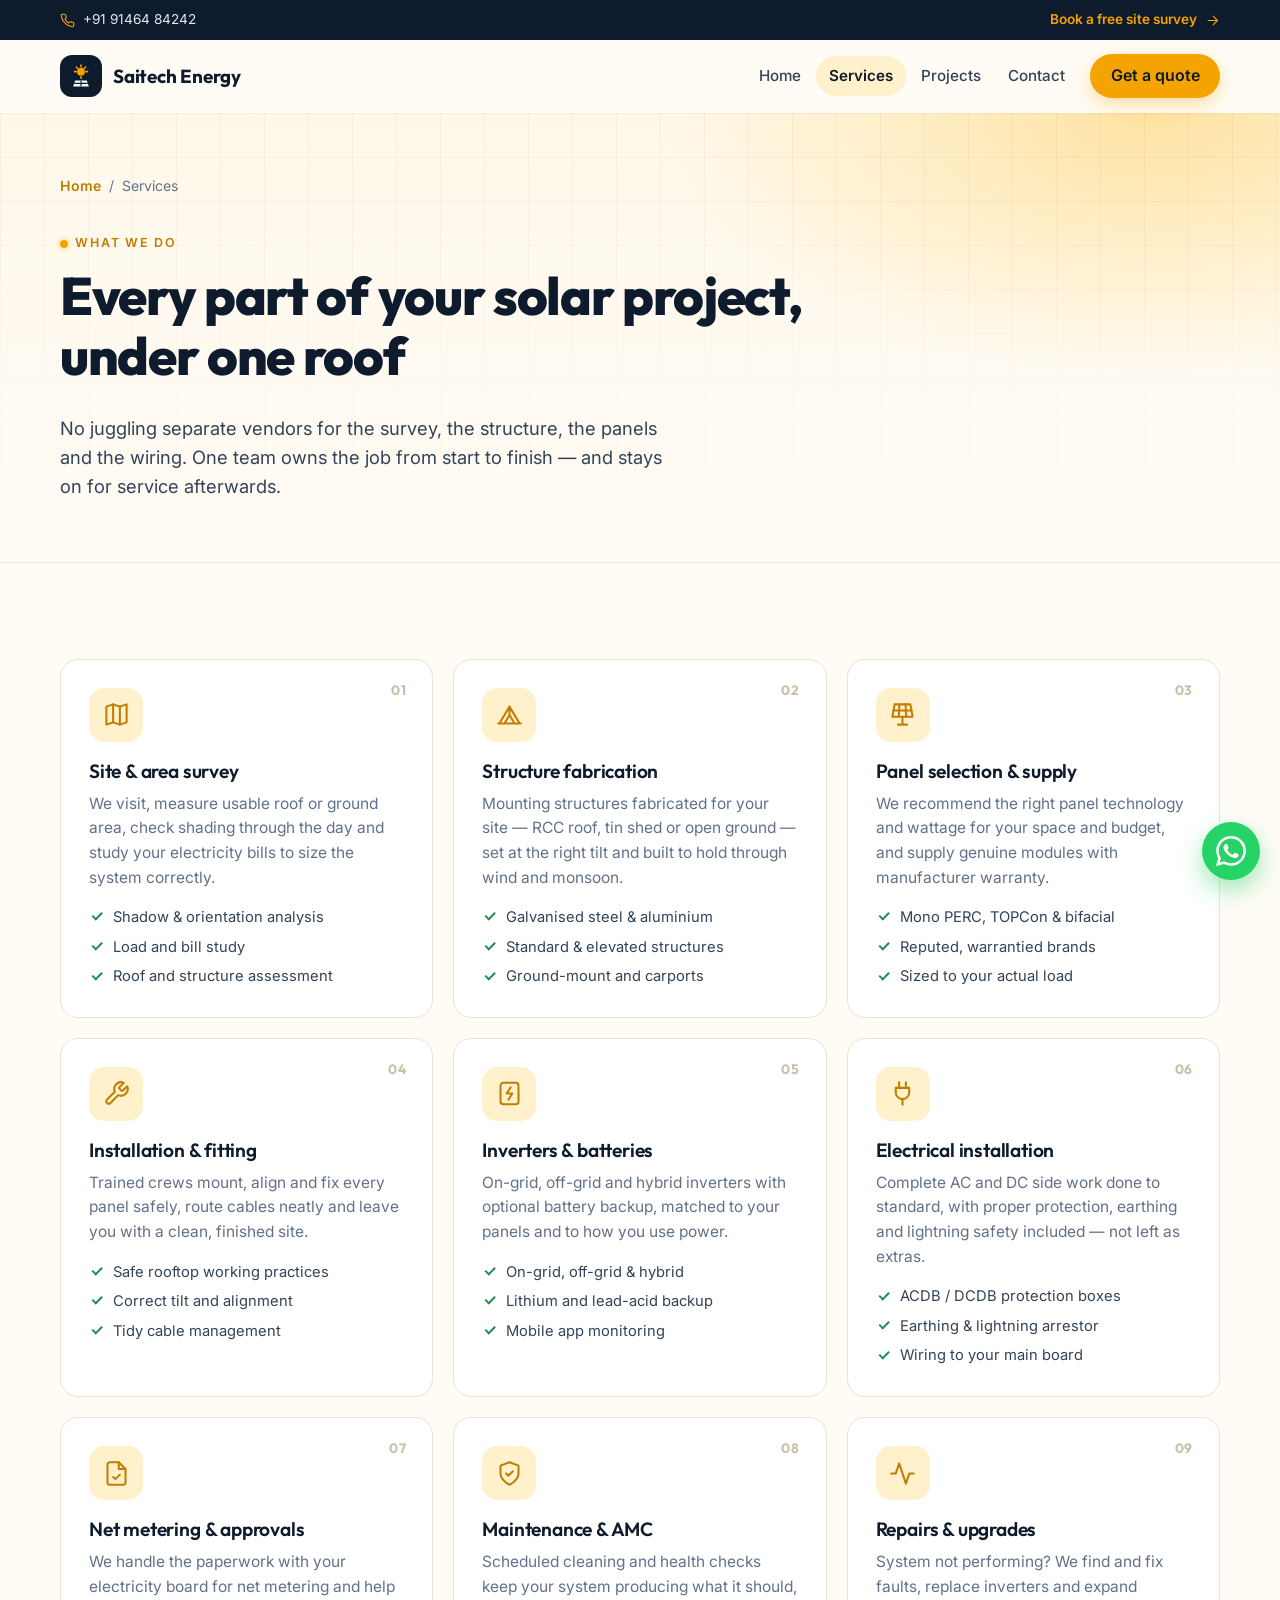
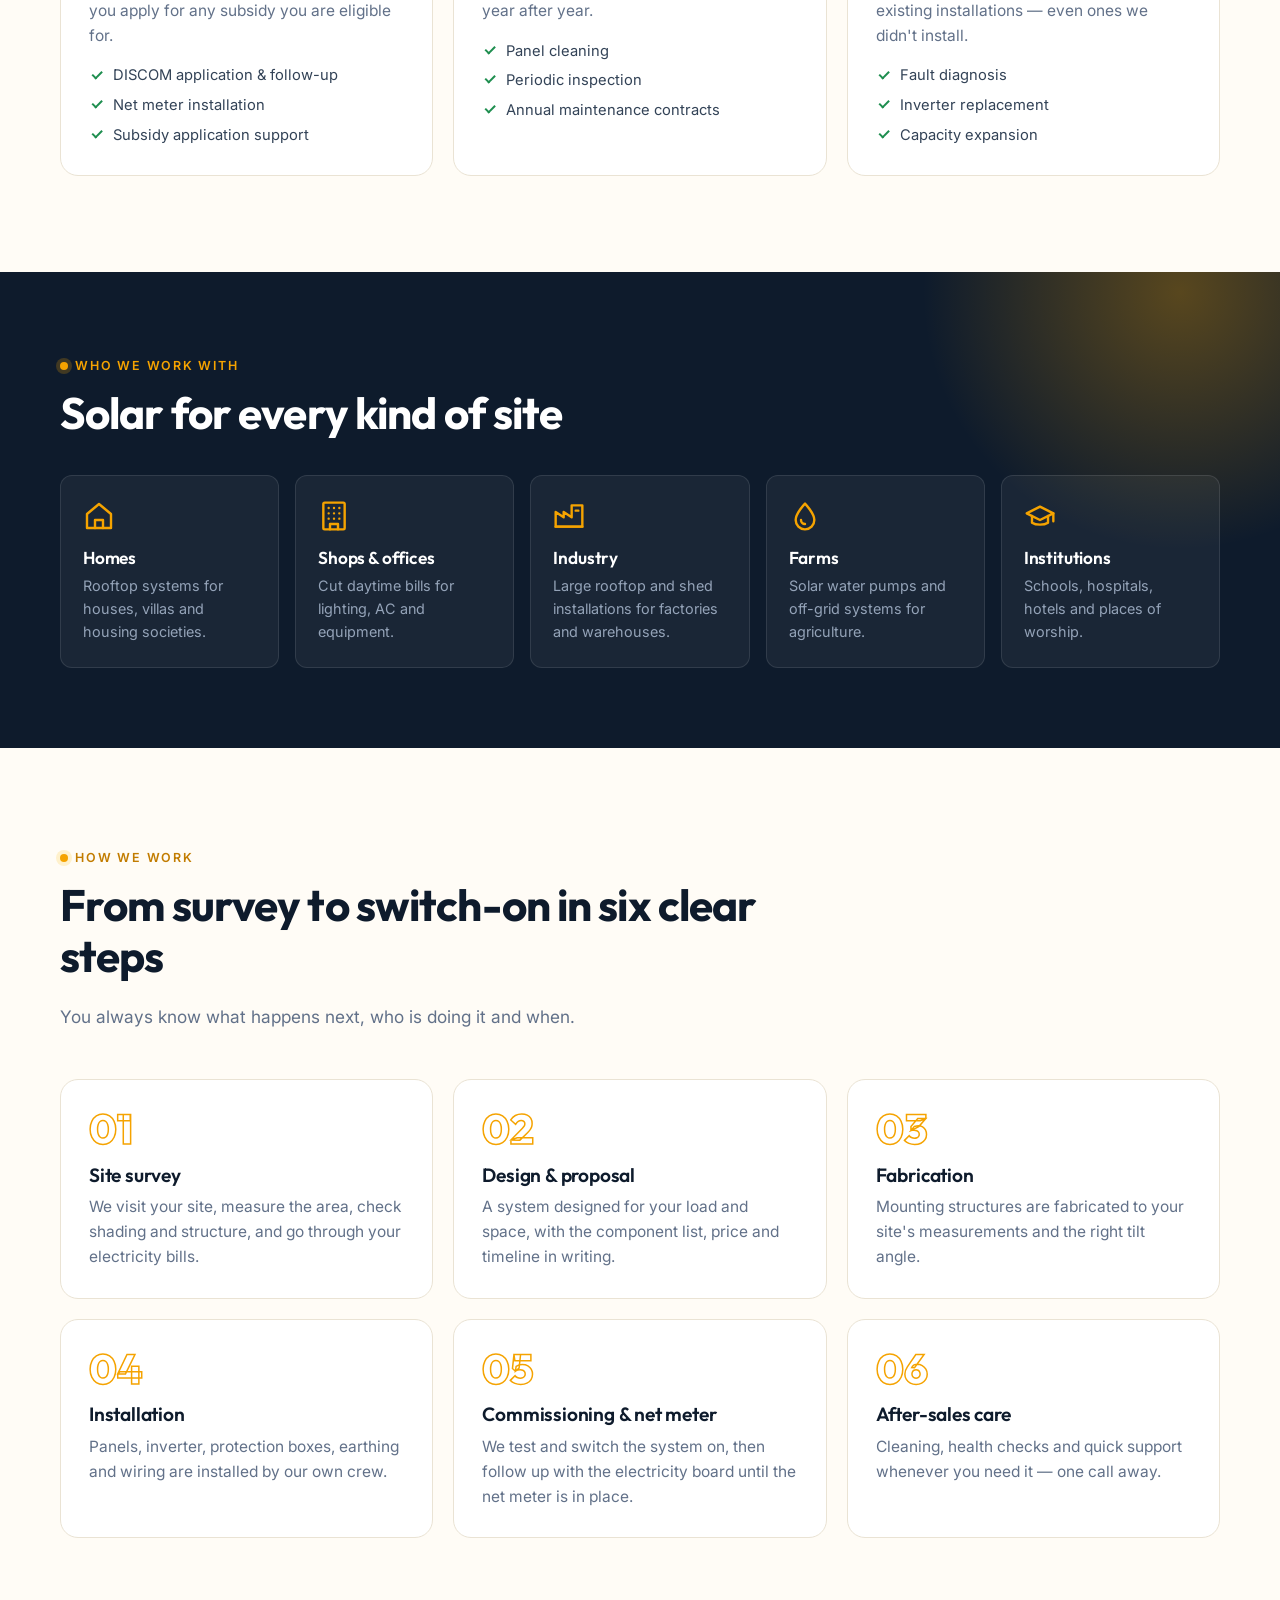
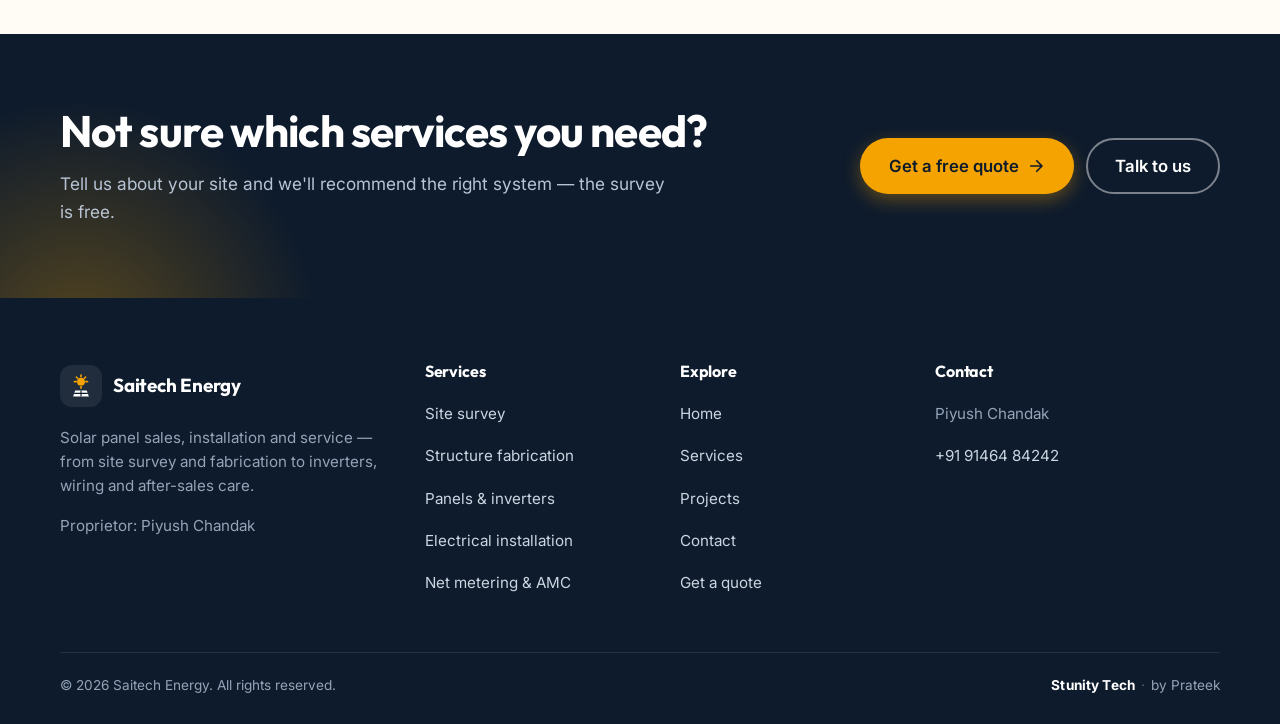
<file: services.html>
<!DOCTYPE html>
<html lang="en">
<head>
  <meta charset="utf-8">
  <meta name="viewport" content="width=device-width, initial-scale=1">
  <title>Services — Saitech Energy</title>
  <meta name="description" content="Solar site survey, structure fabrication, panel selection and supply, installation, inverters and batteries, electrical installation, net metering, maintenance and repairs.">
  <meta name="theme-color" content="#0E1B2C">
  <link rel="icon" href="assets/favicon.svg" type="image/svg+xml">
  <link rel="preconnect" href="https://fonts.googleapis.com">
  <link rel="preconnect" href="https://fonts.gstatic.com" crossorigin>
  <link href="https://fonts.googleapis.com/css2?family=Inter:wght@400;500;600&family=Outfit:wght@500;600;700;800&display=swap" rel="stylesheet">
  <link rel="stylesheet" href="css/styles.css">
  <script>document.documentElement.className += ' js';</script>
  <script src="js/config.js"></script>
  <script src="js/main.js" defer></script>
</head>
<body data-page="services">
<script src="js/layout.js"></script>

<main id="main">

  <section class="page-hero">
    <div class="container">
      <nav class="crumbs" aria-label="Breadcrumb"><a href="index.html">Home</a><span aria-hidden="true">/</span><span aria-current="page">Services</span></nav>
      <p class="eyebrow"><span class="dot"></span>What we do</p>
      <h1>Every part of your solar project, under one roof</h1>
      <p class="lead">No juggling separate vendors for the survey, the structure, the panels and the wiring. One team owns the job from start to finish — and stays on for service afterwards.</p>
    </div>
  </section>

  <!-- SERVICES -->
  <section class="section">
    <div class="container">
      <div class="services-grid">
        <article class="service-card reveal" id="survey">
          <span class="service-num">01</span>
          <span class="service-icon"><svg class="icon"><use href="#i-map"/></svg></span>
          <h3>Site &amp; area survey</h3>
          <p>We visit, measure usable roof or ground area, check shading through the day and study your electricity bills to size the system correctly.</p>
          <ul class="ticks"><li>Shadow &amp; orientation analysis</li><li>Load and bill study</li><li>Roof and structure assessment</li></ul>
        </article>
        <article class="service-card reveal" id="fabrication">
          <span class="service-num">02</span>
          <span class="service-icon"><svg class="icon"><use href="#i-truss"/></svg></span>
          <h3>Structure fabrication</h3>
          <p>Mounting structures fabricated for your site — RCC roof, tin shed or open ground — set at the right tilt and built to hold through wind and monsoon.</p>
          <ul class="ticks"><li>Galvanised steel &amp; aluminium</li><li>Standard &amp; elevated structures</li><li>Ground-mount and carports</li></ul>
        </article>
        <article class="service-card reveal" id="panels">
          <span class="service-num">03</span>
          <span class="service-icon"><svg class="icon"><use href="#i-panel"/></svg></span>
          <h3>Panel selection &amp; supply</h3>
          <p>We recommend the right panel technology and wattage for your space and budget, and supply genuine modules with manufacturer warranty.</p>
          <ul class="ticks"><li>Mono PERC, TOPCon &amp; bifacial</li><li>Reputed, warrantied brands</li><li>Sized to your actual load</li></ul>
        </article>
        <article class="service-card reveal" id="installation">
          <span class="service-num">04</span>
          <span class="service-icon"><svg class="icon"><use href="#i-wrench"/></svg></span>
          <h3>Installation &amp; fitting</h3>
          <p>Trained crews mount, align and fix every panel safely, route cables neatly and leave you with a clean, finished site.</p>
          <ul class="ticks"><li>Safe rooftop working practices</li><li>Correct tilt and alignment</li><li>Tidy cable management</li></ul>
        </article>
        <article class="service-card reveal" id="inverters">
          <span class="service-num">05</span>
          <span class="service-icon"><svg class="icon"><use href="#i-inverter"/></svg></span>
          <h3>Inverters &amp; batteries</h3>
          <p>On-grid, off-grid and hybrid inverters with optional battery backup, matched to your panels and to how you use power.</p>
          <ul class="ticks"><li>On-grid, off-grid &amp; hybrid</li><li>Lithium and lead-acid backup</li><li>Mobile app monitoring</li></ul>
        </article>
        <article class="service-card reveal" id="electrical">
          <span class="service-num">06</span>
          <span class="service-icon"><svg class="icon"><use href="#i-plug"/></svg></span>
          <h3>Electrical installation</h3>
          <p>Complete AC and DC side work done to standard, with proper protection, earthing and lightning safety included — not left as extras.</p>
          <ul class="ticks"><li>ACDB / DCDB protection boxes</li><li>Earthing &amp; lightning arrestor</li><li>Wiring to your main board</li></ul>
        </article>
        <article class="service-card reveal" id="net-metering">
          <span class="service-num">07</span>
          <span class="service-icon"><svg class="icon"><use href="#i-doc"/></svg></span>
          <h3>Net metering &amp; approvals</h3>
          <p>We handle the paperwork with your electricity board for net metering and help you apply for any subsidy you are eligible for.</p>
          <ul class="ticks"><li>DISCOM application &amp; follow-up</li><li>Net meter installation</li><li>Subsidy application support</li></ul>
        </article>
        <article class="service-card reveal" id="maintenance">
          <span class="service-num">08</span>
          <span class="service-icon"><svg class="icon"><use href="#i-shield"/></svg></span>
          <h3>Maintenance &amp; AMC</h3>
          <p>Scheduled cleaning and health checks keep your system producing what it should, year after year.</p>
          <ul class="ticks"><li>Panel cleaning</li><li>Periodic inspection</li><li>Annual maintenance contracts</li></ul>
        </article>
        <article class="service-card reveal" id="repairs">
          <span class="service-num">09</span>
          <span class="service-icon"><svg class="icon"><use href="#i-pulse"/></svg></span>
          <h3>Repairs &amp; upgrades</h3>
          <p>System not performing? We find and fix faults, replace inverters and expand existing installations — even ones we didn't install.</p>
          <ul class="ticks"><li>Fault diagnosis</li><li>Inverter replacement</li><li>Capacity expansion</li></ul>
        </article>
      </div>
    </div>
  </section>

  <!-- SEGMENTS -->
  <section class="band">
    <div class="container">
      <div class="section-head reveal">
        <p class="eyebrow on-dark"><span class="dot"></span>Who we work with</p>
        <h2>Solar for every kind of site</h2>
      </div>
      <div class="segments">
        <div class="segment reveal"><svg class="icon"><use href="#i-home"/></svg><h3>Homes</h3><p>Rooftop systems for houses, villas and housing societies.</p></div>
        <div class="segment reveal"><svg class="icon"><use href="#i-building"/></svg><h3>Shops &amp; offices</h3><p>Cut daytime bills for lighting, AC and equipment.</p></div>
        <div class="segment reveal"><svg class="icon"><use href="#i-factory"/></svg><h3>Industry</h3><p>Large rooftop and shed installations for factories and warehouses.</p></div>
        <div class="segment reveal"><svg class="icon"><use href="#i-drop"/></svg><h3>Farms</h3><p>Solar water pumps and off-grid systems for agriculture.</p></div>
        <div class="segment reveal"><svg class="icon"><use href="#i-school"/></svg><h3>Institutions</h3><p>Schools, hospitals, hotels and places of worship.</p></div>
      </div>
    </div>
  </section>

  <!-- PROCESS -->
  <section class="section">
    <div class="container">
      <div class="section-head reveal">
        <p class="eyebrow"><span class="dot"></span>How we work</p>
        <h2>From survey to switch-on in six clear steps</h2>
        <p>You always know what happens next, who is doing it and when.</p>
      </div>
      <ol class="steps">
        <li class="step reveal"><h3>Site survey</h3><p>We visit your site, measure the area, check shading and structure, and go through your electricity bills.</p></li>
        <li class="step reveal"><h3>Design &amp; proposal</h3><p>A system designed for your load and space, with the component list, price and timeline in writing.</p></li>
        <li class="step reveal"><h3>Fabrication</h3><p>Mounting structures are fabricated to your site's measurements and the right tilt angle.</p></li>
        <li class="step reveal"><h3>Installation</h3><p>Panels, inverter, protection boxes, earthing and wiring are installed by our own crew.</p></li>
        <li class="step reveal"><h3>Commissioning &amp; net meter</h3><p>We test and switch the system on, then follow up with the electricity board until the net meter is in place.</p></li>
        <li class="step reveal"><h3>After-sales care</h3><p>Cleaning, health checks and quick support whenever you need it — one call away.</p></li>
      </ol>
    </div>
  </section>

  <!-- CTA -->
  <section class="cta-band">
    <div class="container cta-inner reveal">
      <div>
        <h2>Not sure which services you need?</h2>
        <p>Tell us about your site and we'll recommend the right system — the survey is free.</p>
      </div>
      <div class="cta-actions">
        <a href="quote.html" class="btn btn-sun btn-lg">Get a free quote <svg class="icon"><use href="#i-arrow"/></svg></a>
        <a href="contact.html" class="btn btn-ghost-light btn-lg">Talk to us</a>
      </div>
    </div>
  </section>

</main>

<script>SiteLayout.renderFooter();</script>
</body>
</html>
</file>
<file: css/styles.css>
/* ==========================================================================
   Solar website — styles
   ========================================================================== */

:root {
  --ink: #0E1B2C;
  --ink-2: #334357;
  --muted: #627189;
  --bg: #FFFCF6;
  --surface: #FFFFFF;
  --cream: #FFF6E3;
  --line: #EAE3D4;
  --sun: #F5A300;
  --sun-hover: #FFB21F;
  --sun-600: #C27C00;
  --sun-soft: #FFF1CC;
  --leaf: #1E8E4F;
  --leaf-soft: #E4F5EA;
  --radius: 18px;
  --radius-sm: 12px;
  --shadow: 0 1px 2px rgba(14, 27, 44, .05), 0 8px 24px rgba(14, 27, 44, .07);
  --shadow-lg: 0 24px 60px rgba(14, 27, 44, .16);
  --font-head: "Outfit", system-ui, -apple-system, "Segoe UI", Roboto, sans-serif;
  --font-body: "Inter", system-ui, -apple-system, "Segoe UI", Roboto, sans-serif;
  --header-h: 72px;
}

*, *::before, *::after { box-sizing: border-box; }
[hidden] { display: none !important; }

html {
  scroll-padding-top: calc(var(--header-h) + 16px);
  -webkit-text-size-adjust: 100%; text-size-adjust: 100%;
}
/* Smooth scrolling only after load, so opening a /#section link jumps straight there. */
html.ready { scroll-behavior: smooth; }

body {
  margin: 0;
  font-family: var(--font-body);
  font-size: 16px;
  line-height: 1.6;
  color: var(--ink-2);
  background: var(--bg);
  -webkit-font-smoothing: antialiased;
  text-rendering: optimizeLegibility;
}

img, svg { display: block; max-width: 100%; }
a { color: inherit; }
p { margin: 0 0 1em; }

h1, h2, h3, h4 {
  font-family: var(--font-head);
  color: var(--ink);
  line-height: 1.15;
  margin: 0 0 .5em;
  letter-spacing: -.01em;
}
h1 { font-size: clamp(2.4rem, 5.2vw, 4rem); font-weight: 800; letter-spacing: -.025em; }
h2 { font-size: clamp(1.9rem, 3.6vw, 2.75rem); font-weight: 700; letter-spacing: -.02em; }
h3 { font-size: 1.2rem; font-weight: 600; }

.container { width: 100%; max-width: 1200px; margin-inline: auto; padding-inline: 20px; }

.icon {
  width: 20px; height: 20px; flex: none;
  fill: none; stroke: currentColor; stroke-width: 1.8;
  stroke-linecap: round; stroke-linejoin: round;
}

.skip-link {
  position: absolute; left: 12px; top: -60px; z-index: 100;
  background: var(--ink); color: #fff; padding: 10px 16px; border-radius: 10px;
  text-decoration: none; font-weight: 600;
}
.skip-link:focus { top: 12px; }

:focus-visible { outline: 3px solid var(--sun); outline-offset: 3px; border-radius: 6px; }

/* ---------- Buttons ---------- */
.btn {
  display: inline-flex; align-items: center; justify-content: center; gap: .5em;
  padding: .75em 1.25em; border-radius: 999px; border: 2px solid transparent;
  font: 600 1rem/1.2 var(--font-body); text-decoration: none; cursor: pointer;
  transition: transform .15s ease, box-shadow .2s ease, background-color .2s ease, color .2s ease;
}
.btn .icon { width: 18px; height: 18px; stroke-width: 2.2; }
.btn:hover { transform: translateY(-1px); }
.btn:active { transform: none; }
.btn-sun { background: var(--sun); color: var(--ink); box-shadow: 0 6px 18px rgba(245, 163, 0, .35); }
.btn-sun:hover { background: var(--sun-hover); }
.btn-ghost { background: transparent; color: var(--ink); border-color: var(--ink); }
.btn-ghost:hover { background: var(--ink); color: #fff; }
.btn-dark { background: var(--ink); color: #fff; }
.btn-dark:hover { background: #1C3150; }
.btn-lg { padding: .95em 1.6em; font-size: 1.05rem; }
.btn-block { width: 100%; }
.btn[disabled] { opacity: .6; cursor: progress; transform: none; }

/* ---------- Eyebrow ---------- */
.eyebrow {
  display: inline-flex; align-items: center; gap: .6em;
  margin: 0 0 1rem; font: 600 .78rem/1 var(--font-body);
  letter-spacing: .14em; text-transform: uppercase; color: var(--sun-600);
}
.eyebrow .dot { width: 8px; height: 8px; border-radius: 50%; background: var(--sun); box-shadow: 0 0 0 4px var(--sun-soft); }
.eyebrow.on-dark { color: var(--sun); }
.eyebrow.on-dark .dot { box-shadow: 0 0 0 4px rgba(245, 163, 0, .22); }

/* ---------- Top bar ---------- */
.topbar { background: var(--ink); color: #B8C4D4; font-size: .85rem; }
.topbar-inner { display: flex; align-items: center; gap: 26px; min-height: 40px; }
.topbar-inner > * { display: inline-flex; align-items: center; gap: 8px; }
.topbar a { text-decoration: none; color: #E2E8F0; }
.topbar a:hover { color: var(--sun); }
.topbar .icon { width: 15px; height: 15px; color: var(--sun); }
.topbar-cta { margin-left: auto; color: var(--sun) !important; font-weight: 600; }

/* ---------- Header ---------- */
.site-header {
  position: sticky; top: 0; z-index: 50;
  background: rgba(255, 252, 246, .88);
  -webkit-backdrop-filter: saturate(1.4) blur(12px);
  backdrop-filter: saturate(1.4) blur(12px);
  border-bottom: 1px solid transparent;
  transition: border-color .2s, box-shadow .2s;
}
.site-header.scrolled { border-bottom-color: var(--line); box-shadow: 0 4px 20px rgba(14, 27, 44, .06); }
.header-inner { display: flex; align-items: center; gap: 16px; height: var(--header-h); }

.brand { display: inline-flex; align-items: center; gap: 11px; text-decoration: none; margin-right: auto; min-width: 0; }
.brand-mark { width: 42px; height: 42px; flex: none; display: grid; place-items: center; border-radius: 12px; background: var(--ink); color: var(--sun); }
.brand-mark svg { width: 28px; height: 28px; }
.brand-name { font: 700 1.18rem/1.1 var(--font-head); color: var(--ink); letter-spacing: -.01em; }

.nav { display: flex; align-items: center; gap: 2px; }
.nav a:not(.btn) {
  padding: .5em .85em; border-radius: 999px; text-decoration: none;
  font-weight: 500; font-size: .95rem; color: var(--ink-2);
  transition: background-color .15s, color .15s;
}
.nav a:not(.btn):hover, .nav a.active { background: var(--cream); color: var(--ink); }
.nav-cta { margin-left: 10px; padding: .65em 1.15em; }

.header-call {
  display: none; width: 44px; height: 44px; border-radius: 12px;
  place-items: center; background: var(--sun); color: var(--ink);
}
.menu-toggle {
  display: none; width: 44px; height: 44px; padding: 0;
  flex-direction: column; justify-content: center; align-items: center; gap: 5px;
  border: 1px solid var(--line); border-radius: 12px; background: var(--surface); cursor: pointer;
}
.menu-toggle span { width: 20px; height: 2px; border-radius: 2px; background: var(--ink); transition: transform .2s, opacity .2s; }
.nav-open .menu-toggle span:nth-child(1) { transform: translateY(7px) rotate(45deg); }
.nav-open .menu-toggle span:nth-child(2) { opacity: 0; }
.nav-open .menu-toggle span:nth-child(3) { transform: translateY(-7px) rotate(-45deg); }

/* ---------- Hero ---------- */
.hero {
  position: relative; overflow: hidden;
  padding-block: 64px 56px;
  background:
    radial-gradient(900px 520px at 88% 0%, #FFE3A3 0%, rgba(255, 227, 163, 0) 62%),
    linear-gradient(180deg, #FFF8EA 0%, var(--bg) 100%);
}
.hero::before {
  content: ""; position: absolute; inset: 0; pointer-events: none;
  background-image:
    linear-gradient(rgba(14, 27, 44, .045) 1px, transparent 1px),
    linear-gradient(90deg, rgba(14, 27, 44, .045) 1px, transparent 1px);
  background-size: 44px 44px;
  -webkit-mask-image: linear-gradient(180deg, #000 0%, transparent 75%);
  mask-image: linear-gradient(180deg, #000 0%, transparent 75%);
}
.hero-grid { position: relative; display: grid; grid-template-columns: 1.05fr .95fr; gap: 48px; align-items: center; }

.hl {
  background: linear-gradient(180deg, transparent 62%, #FFD66B 62%, #FFD66B 90%, transparent 90%);
  -webkit-box-decoration-break: clone; box-decoration-break: clone;
  padding-inline: .06em;
}
.lead { font-size: 1.15rem; max-width: 34em; }
.hero-actions { display: flex; flex-wrap: wrap; gap: 12px; margin: 30px 0 26px; }
.hero-points { list-style: none; padding: 0; margin: 0; display: flex; flex-wrap: wrap; gap: 10px 22px; color: var(--ink); font-weight: 500; font-size: .95rem; }
.hero-points li { display: inline-flex; align-items: center; gap: 8px; }
.hero-points .icon { width: 20px; height: 20px; padding: 3px; border-radius: 50%; background: var(--leaf-soft); color: var(--leaf); stroke-width: 3; }

.hero-art { position: relative; }
.scene { width: 100%; height: auto; }
.scene .rays { transform-origin: 440px 110px; animation: spin 50s linear infinite; }
.scene .beams path { stroke-dasharray: 3 11; animation: beam 1.4s linear infinite; }
.scene .led { animation: blink 2s ease-in-out infinite; }
@keyframes spin { to { transform: rotate(360deg); } }
@keyframes beam { to { stroke-dashoffset: -28; } }
@keyframes blink { 50% { opacity: .25; } }

.badge {
  position: absolute; display: flex; align-items: center; gap: 12px;
  padding: 11px 16px 11px 11px; border-radius: 16px; background: var(--surface);
  box-shadow: var(--shadow-lg); color: var(--ink); font-weight: 600; font-size: .9rem; line-height: 1.25;
  animation: float 6s ease-in-out infinite;
}
.badge small { display: block; margin-top: 2px; font-weight: 500; font-size: .78rem; color: var(--muted); }
.b-icon { width: 38px; height: 38px; flex: none; display: grid; place-items: center; border-radius: 11px; background: var(--leaf-soft); color: var(--leaf); }
.b-icon-sun { background: var(--sun-soft); color: var(--sun-600); }
.badge-1 { left: -6px; top: 56%; }
.badge-2 { right: 0; bottom: -2%; animation-delay: -3s; }
@keyframes float { 50% { transform: translateY(-8px); } }

.stats {
  position: relative; display: grid; grid-template-columns: repeat(4, 1fr);
  margin: 52px 0 0; background: var(--surface); border: 1px solid var(--line);
  border-radius: var(--radius); box-shadow: var(--shadow);
}
.stat { display: flex; flex-direction: column-reverse; padding: 22px 26px; border-left: 1px solid var(--line); }
.stat:first-child { border-left: 0; }
.stat dd { margin: 0; font: 800 2.1rem/1.1 var(--font-head); color: var(--ink); letter-spacing: -.02em; }
.stat dt { font-size: .9rem; color: var(--muted); margin-top: 4px; }

/* ---------- Sections ---------- */
.section { padding-block: 96px; }
.section-alt { background: var(--surface); border-block: 1px solid var(--line); }
.section-head { max-width: 720px; margin-bottom: 48px; }
.section-head.center { text-align: center; margin-inline: auto; }
.section-head > p:last-child:not(.eyebrow) { font-size: 1.08rem; color: var(--muted); margin: 0; }

/* ---------- Services ---------- */
.services-grid { display: grid; grid-template-columns: repeat(3, 1fr); gap: 20px; }
.service-card {
  position: relative; padding: 28px; border-radius: var(--radius);
  background: var(--surface); border: 1px solid var(--line);
  transition: transform .2s ease, box-shadow .2s ease, border-color .2s ease;
}
.service-card:hover { transform: translateY(-4px); box-shadow: var(--shadow-lg); border-color: transparent; }
.service-num { position: absolute; top: 24px; right: 26px; font: 700 .85rem/1 var(--font-head); color: #C9BFAA; letter-spacing: .05em; }
.service-icon { width: 54px; height: 54px; margin-bottom: 18px; display: grid; place-items: center; border-radius: 15px; background: var(--sun-soft); color: var(--sun-600); transition: background-color .2s, color .2s; }
.service-icon .icon { width: 27px; height: 27px; }
.service-card:hover .service-icon { background: var(--sun); color: var(--ink); }
.service-card p { color: var(--muted); font-size: .97rem; }

.ticks { list-style: none; padding: 0; margin: 0; display: grid; gap: 6px; font-size: .92rem; color: var(--ink-2); }
.ticks li { position: relative; padding-left: 24px; }
.ticks li::before {
  content: ""; position: absolute; left: 3px; top: .42em;
  width: 10px; height: 5.5px; border-left: 2px solid var(--leaf); border-bottom: 2px solid var(--leaf);
  transform: rotate(-45deg);
}

/* ---------- Segments band ---------- */
.band { position: relative; overflow: hidden; padding-block: 80px; background: var(--ink); color: #B8C4D4; }
.band::before {
  content: ""; position: absolute; width: 560px; height: 560px; right: -180px; top: -260px;
  border-radius: 50%; background: radial-gradient(circle, rgba(245, 163, 0, .32), transparent 65%);
}
.band h2 { color: #fff; }
.band .section-head { position: relative; margin-bottom: 36px; }
.segments { position: relative; display: grid; grid-template-columns: repeat(5, 1fr); gap: 16px; }
.segment {
  padding: 24px 22px; border-radius: var(--radius-sm);
  background: rgba(255, 255, 255, .05); border: 1px solid rgba(255, 255, 255, .1);
  transition: background-color .2s, border-color .2s;
}
.segment:hover { background: rgba(255, 255, 255, .08); border-color: rgba(245, 163, 0, .5); }
.segment .icon { width: 32px; height: 32px; margin-bottom: 16px; color: var(--sun); }
.segment h3 { color: #fff; font-size: 1.08rem; margin-bottom: .35em; }
.segment p { margin: 0; font-size: .9rem; color: #94A3B8; }

/* ---------- Process ---------- */
.steps { list-style: none; padding: 0; margin: 0; display: grid; grid-template-columns: repeat(3, 1fr); gap: 20px; counter-reset: step; }
.step { position: relative; padding: 28px; border-radius: var(--radius); background: var(--surface); border: 1px solid var(--line); }
.step::before {
  counter-increment: step; content: counter(step, decimal-leading-zero);
  display: block; margin-bottom: 14px;
  font: 800 2.6rem/1 var(--font-head); color: transparent; -webkit-text-stroke: 1.5px var(--sun);
}
.step p { margin: 0; color: var(--muted); font-size: .97rem; }

/* ---------- Projects ---------- */
.filters { display: flex; flex-wrap: wrap; gap: 8px; margin-bottom: 28px; }
.filter {
  padding: .55em 1.05em; border-radius: 999px; cursor: pointer;
  border: 1px solid var(--line); background: var(--bg); color: var(--ink-2);
  font: 500 .92rem/1.2 var(--font-body); transition: background-color .15s, color .15s, border-color .15s;
}
.filter:hover { border-color: var(--ink); }
.filter[aria-pressed="true"] { background: var(--ink); border-color: var(--ink); color: #fff; }

.projects-grid { display: grid; grid-template-columns: repeat(3, 1fr); gap: 22px; }
.project {
  display: flex; flex-direction: column; overflow: hidden;
  border-radius: var(--radius); background: var(--bg); border: 1px solid var(--line);
  transition: transform .2s ease, box-shadow .2s ease;
}
.project:hover { transform: translateY(-4px); box-shadow: var(--shadow-lg); }
.project-media { position: relative; aspect-ratio: 16 / 10; overflow: hidden; background: #DCEBFF; }
.project-media img { width: 100%; height: 100%; object-fit: cover; }
.project-tag {
  position: absolute; top: 14px; left: 14px; padding: .35em .8em; border-radius: 999px;
  background: rgba(255, 255, 255, .92); color: var(--ink); font-size: .78rem; font-weight: 600;
}
.project-cap {
  position: absolute; bottom: 14px; left: 14px; padding: .3em .75em; border-radius: 10px;
  background: var(--ink); color: #fff; font: 700 1.1rem/1.2 var(--font-head);
}
.project-body { padding: 20px 22px 24px; }
.project-body h3 { margin-bottom: .4em; }
.project-body p { margin: 0; color: var(--muted); font-size: .94rem; }
.project-meta { display: flex; flex-wrap: wrap; gap: 6px; margin-top: 14px; }
.chip { padding: .3em .7em; border-radius: 999px; background: var(--cream); color: var(--ink-2); font-size: .78rem; font-weight: 500; }

/* Illustrated project placeholders (swap for real photos) */
.pm-art {
  --sky1: #C9E0FF; --sky2: #EEF6FF; --ground: #EDE3CF; --panel-left: 16%; --cols: 6; --rows: 3;
  position: absolute; inset: 0;
  background: linear-gradient(180deg, var(--sky1) 0%, var(--sky2) 64%, var(--ground) 64%);
}
.pm-art::before {
  content: ""; position: absolute; top: 13%; right: 12%; width: 42px; height: 42px; border-radius: 50%;
  background: radial-gradient(circle at 40% 40%, #FFE08A, #F5A300);
  box-shadow: 0 0 0 10px rgba(255, 201, 77, .25), 0 0 0 22px rgba(255, 201, 77, .12);
}
.pm-art::after {
  content: ""; position: absolute; left: var(--panel-left); right: var(--panel-left); bottom: 22%; height: 40%;
  border: 3px solid var(--ink); border-radius: 4px;
  background:
    repeating-linear-gradient(90deg, rgba(255, 255, 255, .45) 0 2px, transparent 2px calc(100% / var(--cols))),
    repeating-linear-gradient(0deg, rgba(255, 255, 255, .45) 0 2px, transparent 2px calc(100% / var(--rows))),
    linear-gradient(165deg, #3E75D8, #173B7A);
  transform: perspective(420px) rotateX(38deg);
  transform-origin: bottom;
}
.pm-hyb { --sky1: #FFD9A8; --sky2: #FFF1DC; --ground: #E6DCC6; --cols: 8; --panel-left: 12%; }
.pm-com { --sky1: #BFE3E8; --sky2: #EDF8F8; --ground: #DADFE6; --cols: 9; --panel-left: 9%; }
.pm-ind { --sky1: #CAD7EC; --sky2: #F1F5FB; --ground: #CBD3DE; --cols: 14; --rows: 4; --panel-left: 5%; }
.pm-agri { --sky1: #BFE0FF; --sky2: #EAF5FF; --ground: #BFE0B4; --cols: 5; --panel-left: 22%; }
.pm-inst { --sky1: #D8D2FA; --sky2: #F3F1FE; --ground: #E7DECB; --cols: 10; --panel-left: 8%; }

.projects-cta {
  display: flex; align-items: center; justify-content: space-between; flex-wrap: wrap; gap: 16px 24px;
  margin-top: 36px; padding: 22px 26px; border-radius: var(--radius);
  background: var(--sun-soft); border: 1px dashed #EBC46B;
}
.projects-cta p { margin: 0; color: var(--ink); }

/* ---------- Why us ---------- */
.why { display: grid; grid-template-columns: .9fr 1.1fr; gap: 64px; align-items: start; }
.why-intro > p:not(.eyebrow) { font-size: 1.08rem; color: var(--muted); }
.promise {
  display: flex; gap: 16px; margin-top: 28px; padding: 24px; border-radius: var(--radius);
  background: var(--ink); color: #D6DEE8;
}
.promise .icon { width: 30px; height: 30px; color: var(--sun); }
.promise p { margin: 0; font-size: 1.02rem; font-style: italic; }
.why-list { display: grid; grid-template-columns: 1fr 1fr; gap: 32px 34px; }
.why-icon { width: 46px; height: 46px; margin-bottom: 14px; display: grid; place-items: center; border-radius: 13px; background: var(--leaf-soft); color: var(--leaf); }
.why-icon .icon { width: 24px; height: 24px; }
.why-item h3 { font-size: 1.12rem; margin-bottom: .35em; }
.why-item p { margin: 0; color: var(--muted); font-size: .96rem; }

/* ---------- Quote ---------- */
.quote-section { background: linear-gradient(180deg, var(--bg) 0%, var(--cream) 100%); }
.quote-grid { display: grid; grid-template-columns: .82fr 1.18fr; gap: 28px; align-items: start; }
.quote-side { display: grid; gap: 20px; }

.estimator { padding: 28px; border-radius: var(--radius); background: var(--ink); color: #B8C4D4; box-shadow: var(--shadow-lg); }
.estimator h3 { color: #fff; font-size: 1.35rem; margin-bottom: 22px; }
.est-label { display: flex; justify-content: space-between; align-items: baseline; gap: 12px; font-size: .92rem; margin-bottom: 12px; }
.est-label output { font: 700 1.3rem/1 var(--font-head); color: #fff; }
/* The input is a full 24px tall so it can be grabbed with a thumb; the thin
   track is drawn by the pseudo-element inside it. */
.range {
  -webkit-appearance: none; appearance: none; width: 100%; height: 24px; margin: 0 0 14px;
  background: transparent; cursor: pointer;
}
.range::-webkit-slider-runnable-track {
  height: 6px; border-radius: 6px;
  background: linear-gradient(90deg, var(--sun) var(--p, 5%), rgba(255, 255, 255, .16) var(--p, 5%));
}
.range::-webkit-slider-thumb {
  -webkit-appearance: none; width: 24px; height: 24px; margin-top: -9px; border-radius: 50%;
  background: #fff; border: 5px solid var(--sun); box-shadow: 0 2px 8px rgba(0, 0, 0, .3);
}
.range::-moz-range-track { height: 6px; border-radius: 6px; background: rgba(255, 255, 255, .16); }
.range::-moz-range-progress { height: 6px; border-radius: 6px; background: var(--sun); }
.range::-moz-range-thumb { width: 14px; height: 14px; border-radius: 50%; background: #fff; border: 5px solid var(--sun); box-shadow: 0 2px 8px rgba(0, 0, 0, .3); }
.est-row { display: flex; align-items: center; justify-content: space-between; gap: 12px; font-size: .92rem; }
.est-row input {
  width: 92px; padding: .5em .7em; border-radius: 10px; text-align: right;
  border: 1px solid rgba(255, 255, 255, .18); background: rgba(255, 255, 255, .07);
  color: #fff; font: 600 1rem var(--font-body);
}
.est-row input:focus { outline: none; border-color: var(--sun); }
.est-results { display: grid; grid-template-columns: 1fr 1fr; gap: 10px; margin: 22px 0; }
.est-results > div { padding: 14px 16px; border-radius: 12px; background: rgba(255, 255, 255, .06); border: 1px solid rgba(255, 255, 255, .1); }
.est-results strong { display: block; font: 700 1.45rem/1.15 var(--font-head); color: #fff; }
.est-results span { font-size: .8rem; }
.est-note { margin: 16px 0 0; font-size: .8rem; color: #8FA0B5; }

.next-steps { padding: 24px 26px; border-radius: var(--radius); background: var(--surface); border: 1px solid var(--line); }
.next-steps h3 { font-size: 1.1rem; }
.next-steps ol { margin: 0; padding-left: 1.2em; display: grid; gap: 8px; font-size: .95rem; }
.next-steps li::marker { color: var(--sun-600); font-weight: 700; }
.next-steps strong { color: var(--ink); }

/* ---------- Forms ---------- */
.form-card { padding: 32px; border-radius: var(--radius); background: var(--surface); border: 1px solid var(--line); box-shadow: var(--shadow); }
.form-card > h3 { font-size: 1.35rem; margin-bottom: 20px; }
.form-grid { display: grid; grid-template-columns: 1fr 1fr; gap: 18px; }
.field { display: flex; flex-direction: column; gap: 7px; min-width: 0; }
.field.full { grid-column: 1 / -1; }
.field label, .field legend { font-weight: 600; font-size: .9rem; color: var(--ink); }
.req { color: #C2410C; }
.opt { font-weight: 400; color: var(--muted); }
fieldset { margin: 0; padding: 0; border: 0; min-width: 0; }
legend { padding: 0; margin-bottom: 8px; }

.field input, .field select, .field textarea {
  width: 100%; padding: .75em .9em; border-radius: 12px;
  border: 1.5px solid var(--line); background: #FFFDF8; color: var(--ink);
  font: inherit; font-size: 1rem; transition: border-color .15s, box-shadow .15s;
}
.field input::placeholder, .field textarea::placeholder { color: #A09A8C; }
.field input:focus, .field select:focus, .field textarea:focus { outline: none; border-color: var(--sun); box-shadow: 0 0 0 4px var(--sun-soft); }
.field input:user-invalid, .field select:user-invalid, .field textarea:user-invalid { border-color: #DC2626; }
.field select {
  -webkit-appearance: none; appearance: none; padding-right: 2.5em; cursor: pointer;
  background-image: url("data:image/svg+xml,%3Csvg xmlns='http://www.w3.org/2000/svg' width='12' height='8' viewBox='0 0 12 8'%3E%3Cpath d='M1 1.5 6 6.5l5-5' fill='none' stroke='%230E1B2C' stroke-width='1.8' stroke-linecap='round' stroke-linejoin='round'/%3E%3C/svg%3E");
  background-repeat: no-repeat; background-position: right 1em center;
}
.field textarea { resize: vertical; min-height: 110px; }

.checks { display: grid; grid-template-columns: 1fr 1fr; gap: 8px; }
.radios { display: flex; flex-wrap: wrap; gap: 8px; }
.check {
  display: flex; align-items: center; gap: 10px; padding: .65em .85em; cursor: pointer;
  border: 1.5px solid var(--line); border-radius: 12px; background: #FFFDF8;
  font-size: .93rem; font-weight: 500 !important; color: var(--ink-2) !important;
  transition: border-color .15s, background-color .15s;
}
.check:hover { border-color: #D9CBA8; }
.check input { width: 18px; height: 18px; margin: 0; flex: none; accent-color: var(--sun-600); }
.check:has(input:checked) { border-color: var(--sun); background: var(--sun-soft); color: var(--ink) !important; }

.hp { position: absolute !important; left: -9999px; width: 1px; height: 1px; opacity: 0; }

.form-foot { display: flex; align-items: center; justify-content: space-between; flex-wrap: wrap; gap: 16px; margin-top: 24px; }
.form-privacy { margin: 0; font-size: .85rem; color: var(--muted); }
.form-status { margin-top: 18px; padding: 14px 16px; border-radius: 12px; font-size: .95rem; line-height: 1.5; }
.form-status.success { background: var(--leaf-soft); color: #14532D; }
.form-status.error { background: #FEE2E2; color: #7F1D1D; }
.form-status.info { background: var(--sun-soft); color: #5C3D00; }
.form-status a { font-weight: 600; }

/* ---------- FAQ ---------- */
.faq { max-width: 820px; margin-inline: auto; }
.faq details { border-bottom: 1px solid var(--line); }
.faq summary {
  position: relative; padding: 20px 52px 20px 0; cursor: pointer; list-style: none;
  font: 600 1.1rem/1.4 var(--font-head); color: var(--ink);
}
.faq summary::-webkit-details-marker { display: none; }
.faq summary::after {
  content: "+"; position: absolute; right: 4px; top: 50%; transform: translateY(-50%);
  width: 32px; height: 32px; display: grid; place-items: center; border-radius: 50%;
  background: var(--cream); color: var(--ink); font: 500 1.3rem/1 var(--font-body);
  transition: background-color .2s, transform .2s;
}
.faq details[open] summary::after { content: "−"; background: var(--sun); }
.faq details p { margin: 0; padding: 0 52px 22px 0; color: var(--muted); }

/* ---------- Contact ---------- */
.contact-grid { display: grid; grid-template-columns: 1fr 1fr; gap: 28px; align-items: start; }
.contact-cards { display: grid; grid-template-columns: 1fr 1fr; gap: 14px; }
.contact-card {
  display: flex; align-items: flex-start; gap: 14px; padding: 18px; min-width: 0;
  border-radius: var(--radius-sm); background: var(--surface); border: 1px solid var(--line);
  text-decoration: none; transition: border-color .15s, transform .15s, box-shadow .15s;
}
a.contact-card:hover { border-color: var(--sun); transform: translateY(-2px); box-shadow: var(--shadow); }
.contact-card.wide { grid-column: 1 / -1; }
.contact-card > span:last-child { min-width: 0; font-size: .93rem; color: var(--muted); overflow-wrap: anywhere; }
.contact-card strong { display: block; color: var(--ink); font-size: .98rem; margin-bottom: 2px; }
.contact-owner { display: block; margin-top: 2px; font-size: .86rem; }
.ci { width: 44px; height: 44px; flex: none; display: grid; place-items: center; border-radius: 12px; background: var(--sun-soft); color: var(--sun-600); }
.ci-wa { background: #DCF8E6; color: #128C4A; }
.map { margin-top: 14px; aspect-ratio: 16 / 10; max-width: 100%; overflow: hidden; border-radius: var(--radius); border: 1px solid var(--line); background: var(--cream); }
.map iframe { display: block; width: 100%; height: 100%; border: 0; }

/* ---------- Footer ---------- */
.site-footer { padding-block: 64px 28px; background: var(--ink); color: #94A3B8; font-size: .95rem; }
.footer-grid { display: grid; grid-template-columns: 1.5fr 1fr 1fr 1.3fr; gap: 36px; }
.brand-light .brand-name { color: #fff; }
.brand-light .brand-mark { background: rgba(255, 255, 255, .08); }
.footer-blurb { margin-top: 16px; max-width: 30em; }
.site-footer h4 { color: #fff; font-size: 1rem; margin-bottom: 14px; }
.site-footer ul { list-style: none; padding: 0; margin: 0; display: grid; gap: 9px; }
.site-footer a { color: #CBD5E1; text-decoration: none; }
.site-footer a:hover { color: var(--sun); }
.footer-contact li { overflow-wrap: anywhere; }
.footer-bottom {
  display: flex; justify-content: space-between; flex-wrap: wrap; gap: 12px;
  margin-top: 48px; padding-top: 22px; border-top: 1px solid rgba(255, 255, 255, .1); font-size: .85rem;
}

/* ---------- WhatsApp float ---------- */
.wa-float {
  position: fixed; right: 20px; bottom: 20px; z-index: 60;
  width: 58px; height: 58px; display: grid; place-items: center; border-radius: 50%;
  background: #25D366; color: #fff; box-shadow: 0 10px 24px rgba(37, 211, 102, .45);
  transition: transform .2s;
}
.wa-float:hover { transform: scale(1.08); }
.wa-float .icon { width: 30px; height: 30px; }

/* ---------- Tabs (one page per tab) ---------- */
.nav a[aria-current="page"]:not(.btn) { background: var(--sun-soft); color: var(--ink); font-weight: 600; }
.nav-cta[aria-current="page"] { outline: 2px solid var(--ink); outline-offset: 2px; }

/* ---------- Inner page header ---------- */
.page-hero {
  position: relative; overflow: hidden; padding-block: 52px 60px;
  background:
    radial-gradient(800px 420px at 90% 0%, #FFE3A3 0%, rgba(255, 227, 163, 0) 62%),
    linear-gradient(180deg, #FFF8EA 0%, var(--bg) 100%);
  border-bottom: 1px solid var(--line);
}
.page-hero::before {
  content: ""; position: absolute; inset: 0; pointer-events: none;
  background-image:
    linear-gradient(rgba(14, 27, 44, .045) 1px, transparent 1px),
    linear-gradient(90deg, rgba(14, 27, 44, .045) 1px, transparent 1px);
  background-size: 44px 44px;
  -webkit-mask-image: linear-gradient(180deg, #000 0%, transparent 90%);
  mask-image: linear-gradient(180deg, #000 0%, transparent 90%);
}
.page-hero .container { position: relative; }
.page-hero h1 { font-size: clamp(2.1rem, 4.4vw, 3.3rem); max-width: 16em; }
.page-hero .lead { margin: 0; }
.crumbs { display: flex; align-items: center; gap: 8px; margin-bottom: 22px; font-size: .88rem; color: var(--muted); }
.crumbs a { color: var(--sun-600); font-weight: 600; text-decoration: none; }
.crumbs a:hover { text-decoration: underline; }

/* ---------- Home: services overview ---------- */
.svc-grid { display: grid; grid-template-columns: repeat(3, 1fr); gap: 14px; }
.svc-tile {
  display: flex; align-items: flex-start; gap: 16px; padding: 20px;
  border-radius: var(--radius-sm); background: var(--surface); border: 1px solid var(--line);
  text-decoration: none; transition: border-color .15s, transform .15s, box-shadow .15s;
}
.svc-tile:hover { border-color: var(--sun); transform: translateY(-2px); box-shadow: var(--shadow); }
.svc-tile .service-icon { width: 46px; height: 46px; margin: 0; flex: none; }
.svc-tile .service-icon .icon { width: 23px; height: 23px; }
.svc-tile:hover .service-icon { background: var(--sun); color: var(--ink); }
.svc-tile h3 { font-size: 1.05rem; margin-bottom: .2em; }
.svc-tile p { margin: 0; font-size: .9rem; color: var(--muted); }
.section-foot { display: flex; justify-content: center; margin-top: 36px; }
.head-row { display: flex; align-items: flex-end; justify-content: space-between; flex-wrap: wrap; gap: 20px 32px; margin-bottom: 40px; }
.head-row .section-head { margin-bottom: 0; }

.project { background: var(--surface); }
.section-alt .project { background: var(--bg); }

/* ---------- Call-to-action band ---------- */
.cta-band { position: relative; overflow: hidden; padding-block: 72px; background: var(--ink); }
.cta-band::before {
  content: ""; position: absolute; width: 520px; height: 520px; left: -180px; bottom: -300px;
  border-radius: 50%; background: radial-gradient(circle, rgba(245, 163, 0, .3), transparent 65%);
}
.cta-inner { position: relative; display: flex; align-items: center; justify-content: space-between; flex-wrap: wrap; gap: 28px; }
.cta-band h2 { color: #fff; margin-bottom: .3em; }
.cta-band p { margin: 0; color: #B8C4D4; font-size: 1.08rem; max-width: 36em; }
.cta-actions { display: flex; flex-wrap: wrap; gap: 12px; }
.btn-ghost-light { border-color: rgba(255, 255, 255, .45); color: #fff; background: transparent; }
.btn-ghost-light:hover { background: #fff; color: var(--ink); }

.contact-quote {
  display: flex; align-items: center; justify-content: space-between; flex-wrap: wrap; gap: 14px 20px;
  margin-top: 14px; padding: 20px 22px; border-radius: var(--radius);
  background: var(--sun-soft); border: 1px dashed #EBC46B;
}
.contact-quote p { margin: 0; color: var(--ink); flex: 1 1 260px; }

/* ---------- Footer credit (same on every page) ---------- */
.footer-credit { color: #94A3B8; }
.footer-credit b { color: #fff; font-weight: 700; letter-spacing: .01em; }
.footer-credit .vf-dot { opacity: .5; margin: 0 6px; }

@media (max-width: 1080px) {
  .svc-grid { grid-template-columns: repeat(2, 1fr); }
}
@media (max-width: 720px) {
  .svc-grid { grid-template-columns: 1fr; }
  .page-hero { padding-block: 36px 44px; }
  .cta-band { padding-block: 56px; }
  .cta-actions, .cta-actions .btn, .contact-quote .btn { width: 100%; }
  .footer-bottom { flex-direction: column; }
}

/* ---------- Scroll reveal ---------- */
.js .reveal { opacity: 0; transform: translateY(18px); transition: opacity .6s ease, transform .6s ease; }
.js .reveal.is-visible { opacity: 1; transform: none; }

/* ---------- Responsive ---------- */
@media (max-width: 1080px) {
  .services-grid, .projects-grid { grid-template-columns: repeat(2, 1fr); }
  .segments { grid-template-columns: repeat(3, 1fr); }
  .footer-grid { grid-template-columns: 1fr 1fr; }
  .nav a:not(.btn) { padding: .5em .6em; }
}

@media (max-width: 960px) {
  .menu-toggle { display: inline-flex; }
  .header-call { display: grid; }
  .nav {
    display: none; position: absolute; top: 100%; left: 0; right: 0;
    flex-direction: column; align-items: stretch; gap: 2px; padding: 12px 20px 22px;
    background: var(--bg); border-bottom: 1px solid var(--line); box-shadow: 0 24px 30px rgba(14, 27, 44, .1);
    max-height: calc(100vh - var(--header-h)); overflow-y: auto;
  }
  .nav-open .nav { display: flex; }
  .nav a:not(.btn) { padding: .85em 1em; font-size: 1.02rem; border-radius: 12px; }
  .nav-cta { margin: 10px 0 0; }

  .hero { padding-block: 44px 48px; }
  .hero-grid { grid-template-columns: 1fr; gap: 36px; }
  .hero-art { max-width: 560px; width: 100%; margin-inline: auto; }
  .why, .quote-grid, .contact-grid { grid-template-columns: 1fr; gap: 36px; }
  .steps { grid-template-columns: repeat(2, 1fr); }
}

@media (max-width: 720px) {
  .topbar { display: none; }
  .section { padding-block: 72px; }
  .services-grid, .projects-grid, .steps, .why-list, .form-grid, .checks { grid-template-columns: 1fr; }
  .segments { grid-template-columns: 1fr 1fr; }
  .stats { grid-template-columns: 1fr 1fr; }
  .stat:nth-child(3) { border-left: 0; }
  .stat:nth-child(n+3) { border-top: 1px solid var(--line); }
  .stat { padding: 18px 20px; }
  .stat dd { font-size: 1.7rem; }
  .form-card, .estimator { padding: 22px; }
  .form-foot .btn { width: 100%; }
  .footer-grid { grid-template-columns: 1fr; }
  .badge { font-size: .8rem; padding: 8px 12px 8px 8px; }
  .badge small { font-size: .72rem; }
  .b-icon { width: 32px; height: 32px; }
  .badge-1 { left: 0; top: 52%; }
  .projects-cta .btn { width: 100%; }
}

@media (max-width: 480px) {
  .brand-name { font-size: 1.02rem; }
  .brand-mark { width: 38px; height: 38px; }
  .contact-cards, .segments { grid-template-columns: 1fr; }
  .hero-actions .btn { width: 100%; }
  .faq summary { font-size: 1.02rem; }
}

/* ---------- Touch targets & phones ----------
   Links and chips get enough height to be tapped comfortably (~44px). */
.brand { padding-block: 3px; }
.crumbs a, .site-footer ul a, .footer-contact li > span { display: inline-block; padding-block: 8px; }
.crumbs a { padding-block: 10px; }
.site-footer ul { gap: 2px; }
.filter { padding: .62em 1.05em; }

@media (max-width: 960px) {
  .nav { max-height: calc(100dvh - var(--header-h)); }
}

@media (max-width: 720px) {
  .filter { padding: .78em 1.15em; }
  .est-row input { min-height: 44px; }
  .badge small { font-size: .78rem; }
  .site-footer { padding-bottom: 96px; }  /* keeps the WhatsApp button off the credit line */
  .wa-float { right: 16px; bottom: calc(16px + env(safe-area-inset-bottom, 0px)); }
}

@media (prefers-reduced-motion: reduce) {
  html, html.ready { scroll-behavior: auto; }
  *, *::before, *::after { animation: none !important; transition: none !important; }
  .js .reveal { opacity: 1; transform: none; }
}
</file>
